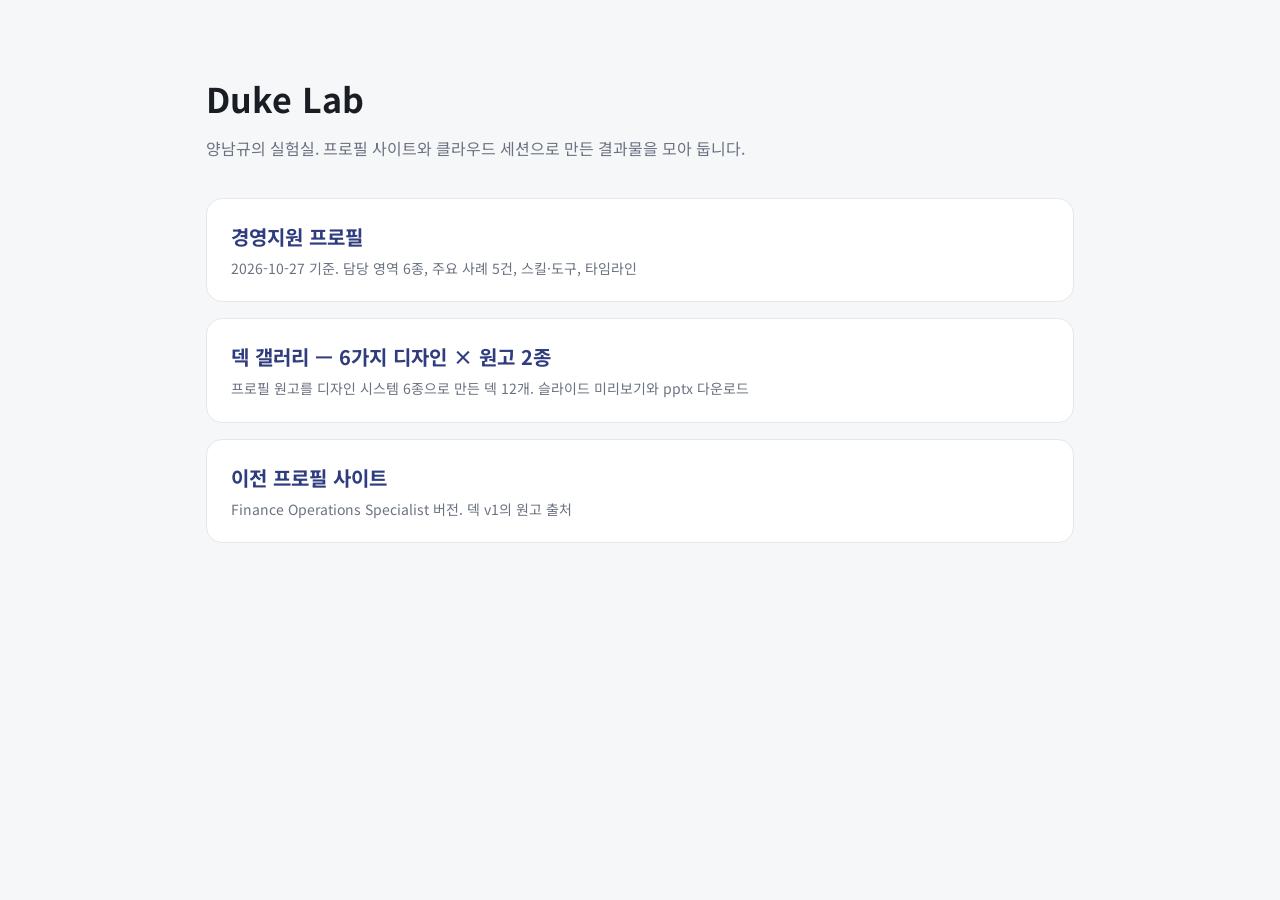
<file: index.html>
<!DOCTYPE html>
<html lang="ko">
<head>
<meta charset="UTF-8">
<meta name="viewport" content="width=device-width, initial-scale=1.0">
<title>Duke Lab</title>
<link href="https://fonts.googleapis.com/css2?family=Noto+Sans+KR:wght@400;500;700&display=swap" rel="stylesheet">
<style>
  :root{--bg:#f6f7f9;--card:#fff;--text:#1a1d23;--muted:#6b7280;--line:#e5e7eb;--accent:#2f3c7e}
  @media (prefers-color-scheme: dark){:root{--bg:#0f1115;--card:#171a21;--text:#e8eaf0;--muted:#9aa3b2;--line:#262b36;--accent:#8fa3ff}}
  *{box-sizing:border-box;margin:0;padding:0}
  body{font-family:"Noto Sans KR","Malgun Gothic",sans-serif;background:var(--bg);color:var(--text);line-height:1.6}
  .wrap{max-width:900px;margin:0 auto;padding:72px 16px}
  h1{font-size:34px;font-weight:700}
  .sub{color:var(--muted);margin:10px 0 36px}
  .list{display:grid;gap:16px}
  a.item{display:block;background:var(--card);border:1px solid var(--line);border-radius:16px;padding:22px 24px;text-decoration:none;color:inherit;transition:transform .15s}
  a.item:hover{transform:translateY(-2px)}
  a.item h2{font-size:20px;color:var(--accent)}
  a.item p{color:var(--muted);font-size:14px;margin-top:4px}
  .soon{opacity:.55}
</style>
</head>
<body>
<div class="wrap">
  <h1>Duke Lab</h1>
  <p class="sub">양남규의 실험실. 프로필 사이트와 클라우드 세션으로 만든 결과물을 모아 둡니다.</p>
  <div class="list">
    <a class="item" href="site/"><h2>경영지원 프로필</h2><p>2026-10-27 기준. 담당 영역 6종, 주요 사례 5건, 스킬·도구, 타임라인</p></a>
    <a class="item" href="decks/"><h2>덱 갤러리 — 6가지 디자인 × 원고 2종</h2><p>프로필 원고를 디자인 시스템 6종으로 만든 덱 12개. 슬라이드 미리보기와 pptx 다운로드</p></a>
    <a class="item" href="site-old/"><h2>이전 프로필 사이트</h2><p>Finance Operations Specialist 버전. 덱 v1의 원고 출처</p></a>
  </div>
</div>
</body>
</html>
</file>
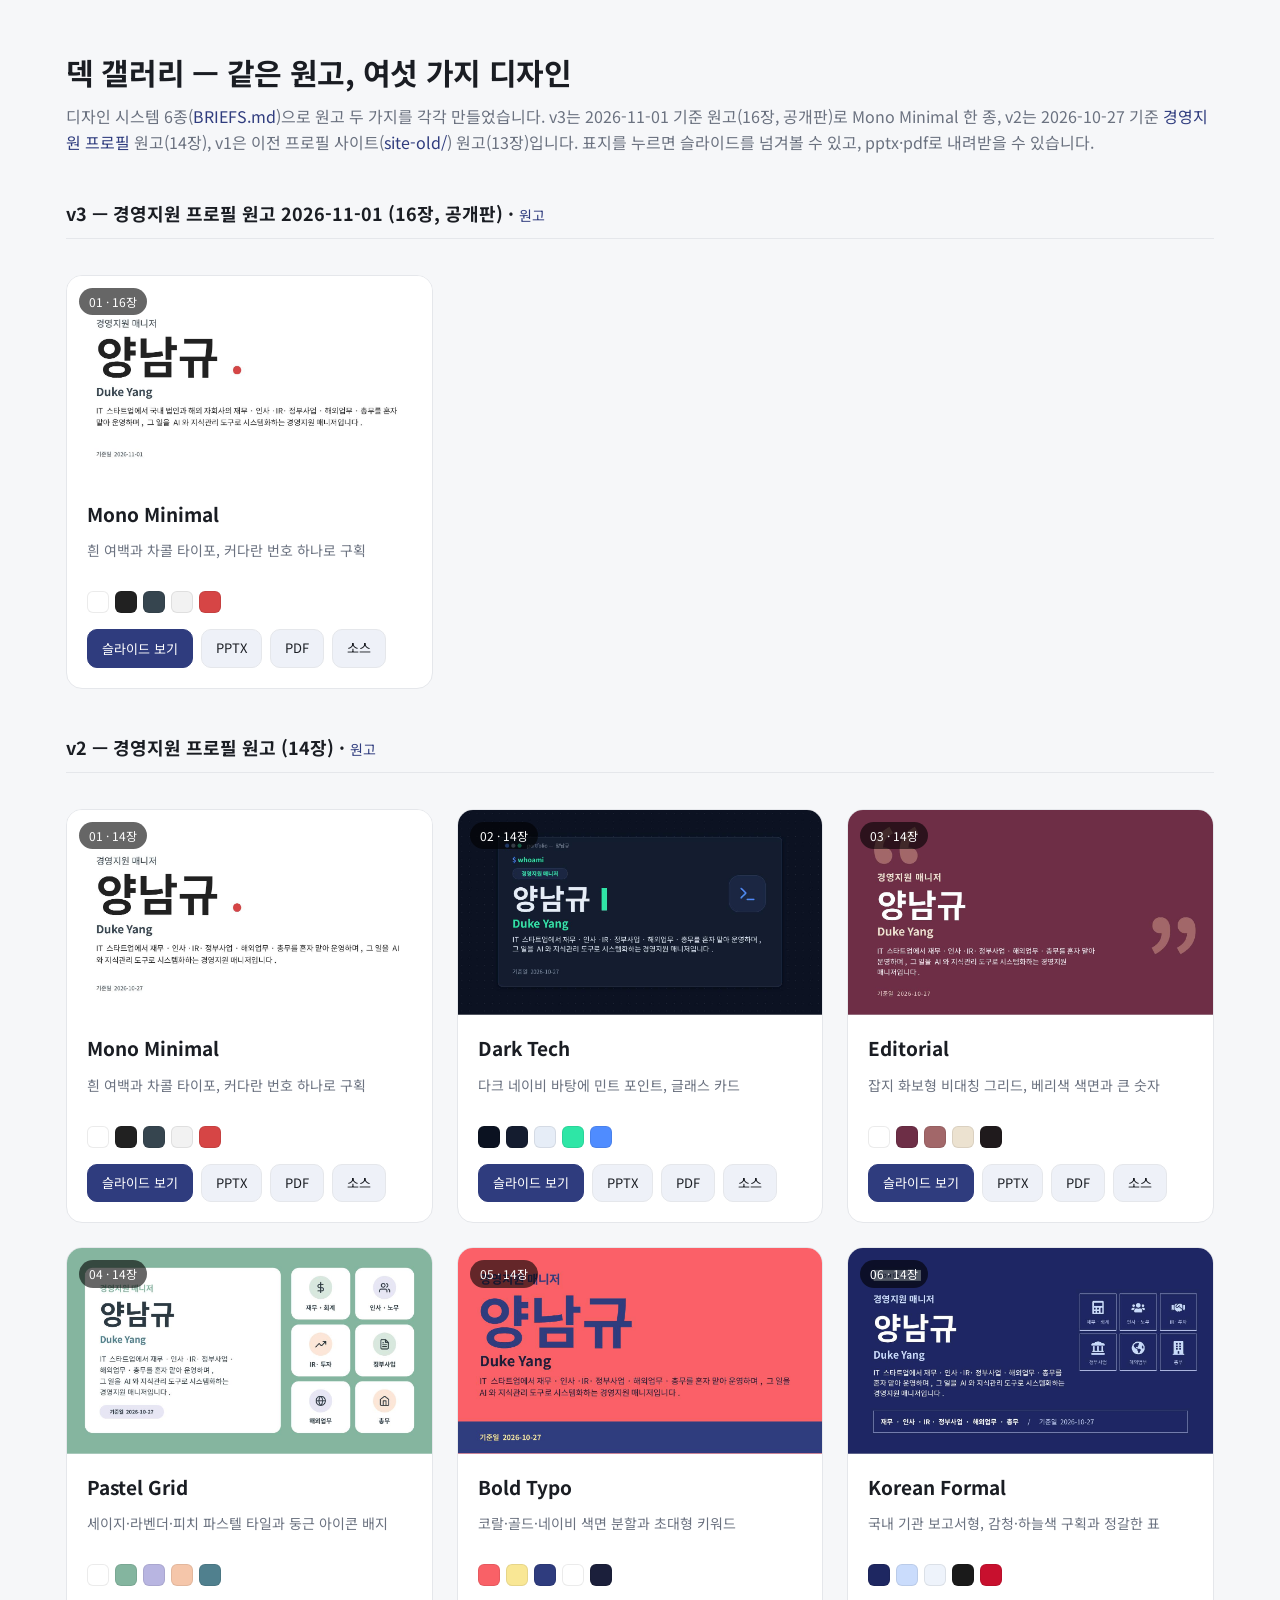
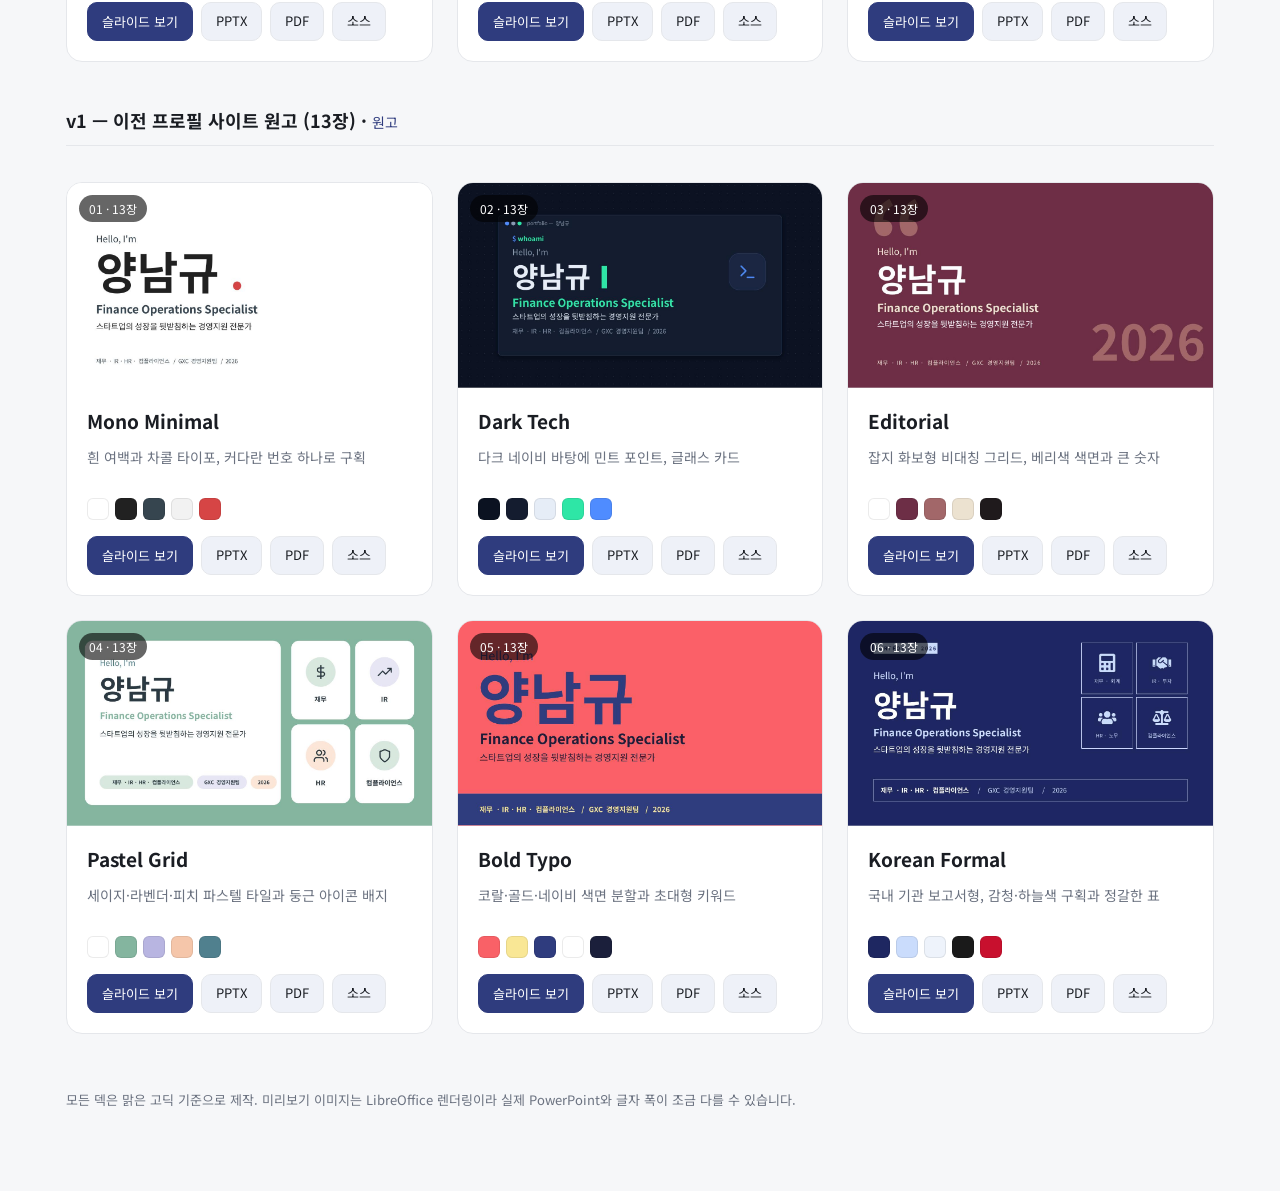
<file: decks/index.html>
<!DOCTYPE html>
<html lang="ko">
<head>
<meta charset="UTF-8">
<meta name="viewport" content="width=device-width, initial-scale=1.0">
<title>덱 갤러리 | 양남규 포트폴리오 6종</title>
<link rel="preconnect" href="https://fonts.googleapis.com">
<link href="https://fonts.googleapis.com/css2?family=Noto+Sans+KR:wght@400;500;700&display=swap" rel="stylesheet">
<style>
  :root{--bg:#f6f7f9;--card:#ffffff;--text:#1a1d23;--muted:#6b7280;--line:#e5e7eb;--accent:#2f3c7e;--chip:#eef1f8}
  @media (prefers-color-scheme: dark){:root{--bg:#0f1115;--card:#171a21;--text:#e8eaf0;--muted:#9aa3b2;--line:#262b36;--accent:#8fa3ff;--chip:#1f2430}}
  *{box-sizing:border-box;margin:0;padding:0}
  body{font-family:"Noto Sans KR","Malgun Gothic",sans-serif;background:var(--bg);color:var(--text);line-height:1.6}
  .wrap{max-width:1180px;margin:0 auto;padding:48px 16px 80px}
  header h1{font-size:30px;font-weight:700;letter-spacing:-.01em}
  header p{color:var(--muted);margin-top:8px}
  header a{color:var(--accent);text-decoration:none}
  .grid{display:grid;grid-template-columns:repeat(auto-fill,minmax(340px,1fr));gap:24px;margin-top:36px}
  .card{background:var(--card);border:1px solid var(--line);border-radius:16px;overflow:hidden;display:flex;flex-direction:column}
  .cover{position:relative;aspect-ratio:16/9;background:#dcdfe6;cursor:pointer;overflow:hidden}
  .cover img{width:100%;height:100%;object-fit:cover;display:block;transition:transform .3s}
  .cover:hover img{transform:scale(1.02)}
  .cover .badge{position:absolute;left:12px;top:12px;background:rgba(0,0,0,.6);color:#fff;font-size:12px;padding:4px 10px;border-radius:999px}
  .body{padding:18px 20px 20px;display:flex;flex-direction:column;gap:10px;flex:1}
  .body h2{font-size:19px;font-weight:700}
  .body .mood{color:var(--muted);font-size:14px;min-height:42px}
  .palette{display:flex;gap:6px}
  .palette span{width:22px;height:22px;border-radius:6px;border:1px solid rgba(0,0,0,.08)}
  .actions{display:flex;gap:8px;flex-wrap:wrap;margin-top:auto;padding-top:6px}
  .btn{font-size:13px;padding:8px 14px;border-radius:10px;border:1px solid var(--line);background:var(--chip);color:var(--text);text-decoration:none;cursor:pointer;font-family:inherit}
  .btn.primary{background:var(--accent);color:#fff;border-color:var(--accent)}
  /* viewer */
  .viewer{position:fixed;inset:0;background:rgba(0,0,0,.88);display:none;align-items:center;justify-content:center;z-index:50;flex-direction:column;gap:14px;padding:16px}
  .viewer.open{display:flex}
  .viewer img{max-width:min(96vw,1280px);max-height:78vh;border-radius:8px;box-shadow:0 20px 60px rgba(0,0,0,.5);background:#fff}
  .viewer .bar{color:#fff;display:flex;gap:16px;align-items:center;font-size:14px}
  .viewer button{background:rgba(255,255,255,.12);color:#fff;border:0;border-radius:10px;padding:8px 16px;cursor:pointer;font-family:inherit;font-size:14px}
  .viewer button:hover{background:rgba(255,255,255,.25)}
  .viewer .close{position:absolute;top:16px;right:20px;font-size:22px;padding:6px 14px}
  footer{margin-top:56px;color:var(--muted);font-size:13px}
  h2.ver{font-size:18px;font-weight:700;margin-top:44px;padding-bottom:10px;border-bottom:1px solid var(--line)}
  h2.ver a{color:var(--accent);text-decoration:none;font-weight:400;font-size:14px}
</style>
</head>
<body>
<div class="wrap">
  <header>
    <h1>덱 갤러리 — 같은 원고, 여섯 가지 디자인</h1>
    <p>디자인 시스템 6종(<a href="BRIEFS.md">BRIEFS.md</a>)으로 원고 두 가지를 각각 만들었습니다. v3는 2026-11-01 기준 원고(16장, 공개판)로 Mono Minimal 한 종, v2는 2026-10-27 기준 <a href="../site/">경영지원 프로필</a> 원고(14장), v1은 이전 프로필 사이트(<a href="../site-old/">site-old/</a>) 원고(13장)입니다. 표지를 누르면 슬라이드를 넘겨볼 수 있고, pptx·pdf로 내려받을 수 있습니다.</p>
  </header>
  <h2 class="ver">v3 — 경영지원 프로필 원고 2026-11-01 (16장, 공개판) · <a href="v3/CONTENT.md">원고</a></h2>
  <div class="grid" id="grid-v3"></div>
  <h2 class="ver">v2 — 경영지원 프로필 원고 (14장) · <a href="v2/CONTENT.md">원고</a></h2>
  <div class="grid" id="grid-v2"></div>
  <h2 class="ver">v1 — 이전 프로필 사이트 원고 (13장) · <a href="v1/CONTENT.md">원고</a></h2>
  <div class="grid" id="grid-v1"></div>
  <footer>모든 덱은 맑은 고딕 기준으로 제작. 미리보기 이미지는 LibreOffice 렌더링이라 실제 PowerPoint와 글자 폭이 조금 다를 수 있습니다.</footer>
</div>

<div class="viewer" id="viewer">
  <button class="close" id="vClose" aria-label="닫기">×</button>
  <img id="vImg" alt="슬라이드">
  <div class="bar">
    <button id="vPrev">← 이전</button>
    <span id="vLabel"></span>
    <button id="vNext">다음 →</button>
  </div>
</div>

<script>
const DECKS = [
  {slug:"01-mono-minimal", name:"Mono Minimal",  mood:"흰 여백과 차콜 타이포, 커다란 번호 하나로 구획", palette:["#FFFFFF","#212121","#36454F","#F2F2F2","#D64545"]},
  {slug:"02-dark-tech",    name:"Dark Tech",     mood:"다크 네이비 바탕에 민트 포인트, 글래스 카드", palette:["#0B1221","#141C2F","#E6EDF7","#2EE6A6","#4F8CFF"]},
  {slug:"03-editorial",    name:"Editorial",     mood:"잡지 화보형 비대칭 그리드, 베리색 색면과 큰 숫자", palette:["#FFFFFF","#6D2E46","#A26769","#ECE2D0","#1F1A1C"]},
  {slug:"04-pastel-grid",  name:"Pastel Grid",   mood:"세이지·라벤더·피치 파스텔 타일과 둥근 아이콘 배지", palette:["#FFFFFF","#84B59F","#B8B5E1","#F5C6AA","#50808E"]},
  {slug:"05-bold-typo",    name:"Bold Typo",     mood:"코랄·골드·네이비 색면 분할과 초대형 키워드", palette:["#F96167","#F9E795","#2F3C7E","#FFFFFF","#1B1F3B"]},
  {slug:"06-korean-formal",name:"Korean Formal", mood:"국내 기관 보고서형, 감청·하늘색 구획과 정갈한 표", palette:["#1E2761","#CADCFC","#EEF3FB","#1A1A1A","#C8102E"]},
];
const VERSIONS = [
  {key:"v3", slides:16, only:["01-mono-minimal"]},
  {key:"v2", slides:14},
  {key:"v1", slides:13},
];
const CARDS = [];
VERSIONS.forEach(v=>{
  const grid = document.getElementById('grid-'+v.key);
  DECKS.forEach((d,i)=>{
    if (v.only && !v.only.includes(d.slug)) return;
    const idx = CARDS.length; CARDS.push({...d, base:`${v.key}/${d.slug}`, slides:v.slides});
    const el = document.createElement('article'); el.className='card';
    el.innerHTML = `
      <div class="cover" data-i="${idx}"><img src="${v.key}/${d.slug}/cover.jpg" alt="${d.name} ${v.key} 표지" loading="lazy"><span class="badge">${String(i+1).padStart(2,'0')} · ${v.slides}장</span></div>
      <div class="body">
        <h2>${d.name}</h2>
        <div class="mood">${d.mood}</div>
        <div class="palette">${d.palette.map(c=>`<span style="background:${c}" title="${c}"></span>`).join('')}</div>
        <div class="actions">
          <button class="btn primary" data-i="${idx}">슬라이드 보기</button>
          <a class="btn" href="${v.key}/${d.slug}/deck.pptx" download>PPTX</a>
          <a class="btn" href="${v.key}/${d.slug}/deck.pdf" target="_blank" rel="noopener">PDF</a>
          <a class="btn" href="${v.key}/${d.slug}/build.js" target="_blank" rel="noopener">소스</a>
        </div>
      </div>`;
    grid.appendChild(el);
  });
});
let cur = {deck:0, n:1};
const viewer=document.getElementById('viewer'), vImg=document.getElementById('vImg'), vLabel=document.getElementById('vLabel');
function show(){
  const d = CARDS[cur.deck];
  vImg.src = `${d.base}/slides/slide-${String(cur.n).padStart(2,'0')}.jpg`;
  vLabel.textContent = `${d.name} (${d.base.split('/')[0]}) · ${cur.n} / ${d.slides}`;
}
function open(i){ cur={deck:i,n:1}; viewer.classList.add('open'); document.body.style.overflow='hidden'; show(); }
function close(){ viewer.classList.remove('open'); document.body.style.overflow=''; }
document.querySelectorAll('[data-i]').forEach(b=>b.addEventListener('click',()=>open(+b.dataset.i)));
document.getElementById('vClose').addEventListener('click',close);
document.getElementById('vPrev').addEventListener('click',()=>{cur.n=cur.n>1?cur.n-1:CARDS[cur.deck].slides;show();});
document.getElementById('vNext').addEventListener('click',()=>{cur.n=cur.n<CARDS[cur.deck].slides?cur.n+1:1;show();});
viewer.addEventListener('click',e=>{ if(e.target===viewer) close(); });
document.addEventListener('keydown',e=>{
  if(!viewer.classList.contains('open')) return;
  if(e.key==='Escape') close();
  if(e.key==='ArrowLeft') document.getElementById('vPrev').click();
  if(e.key==='ArrowRight') document.getElementById('vNext').click();
});
</script>
</body>
</html>
</file>
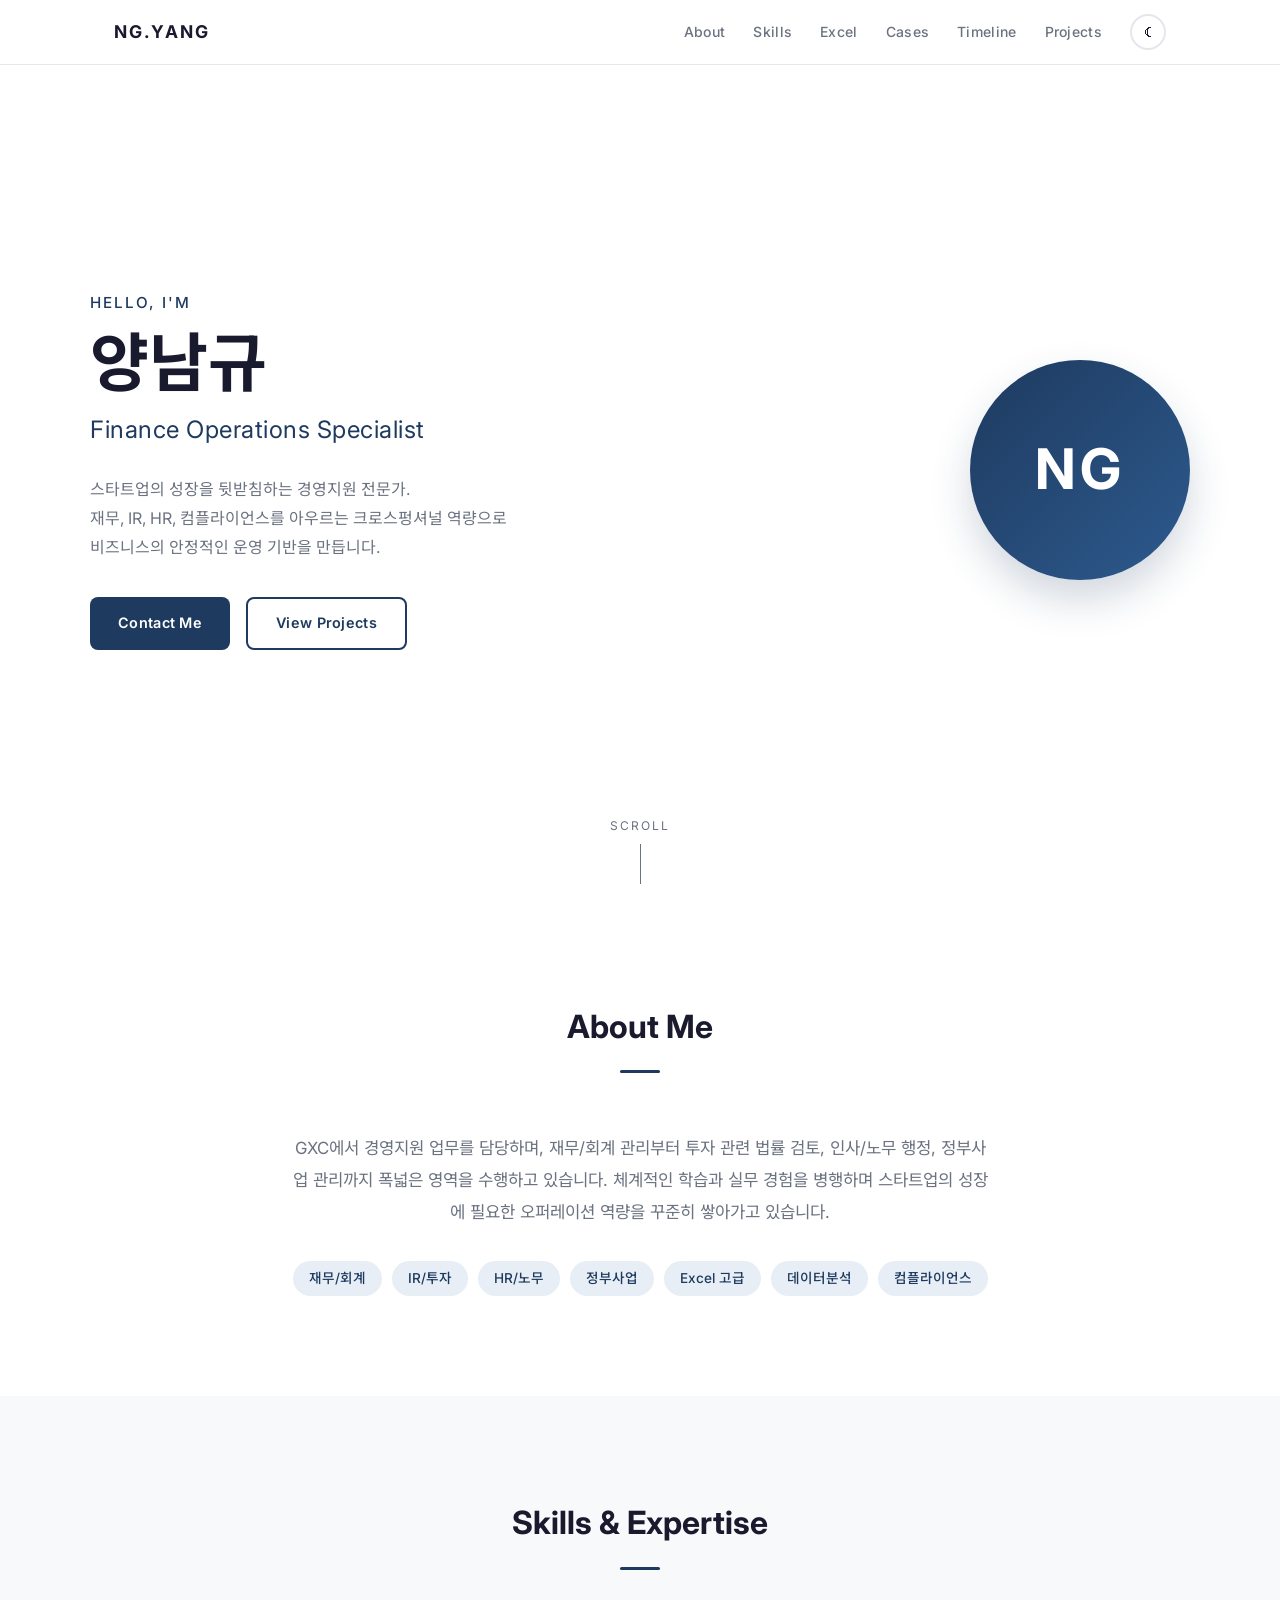
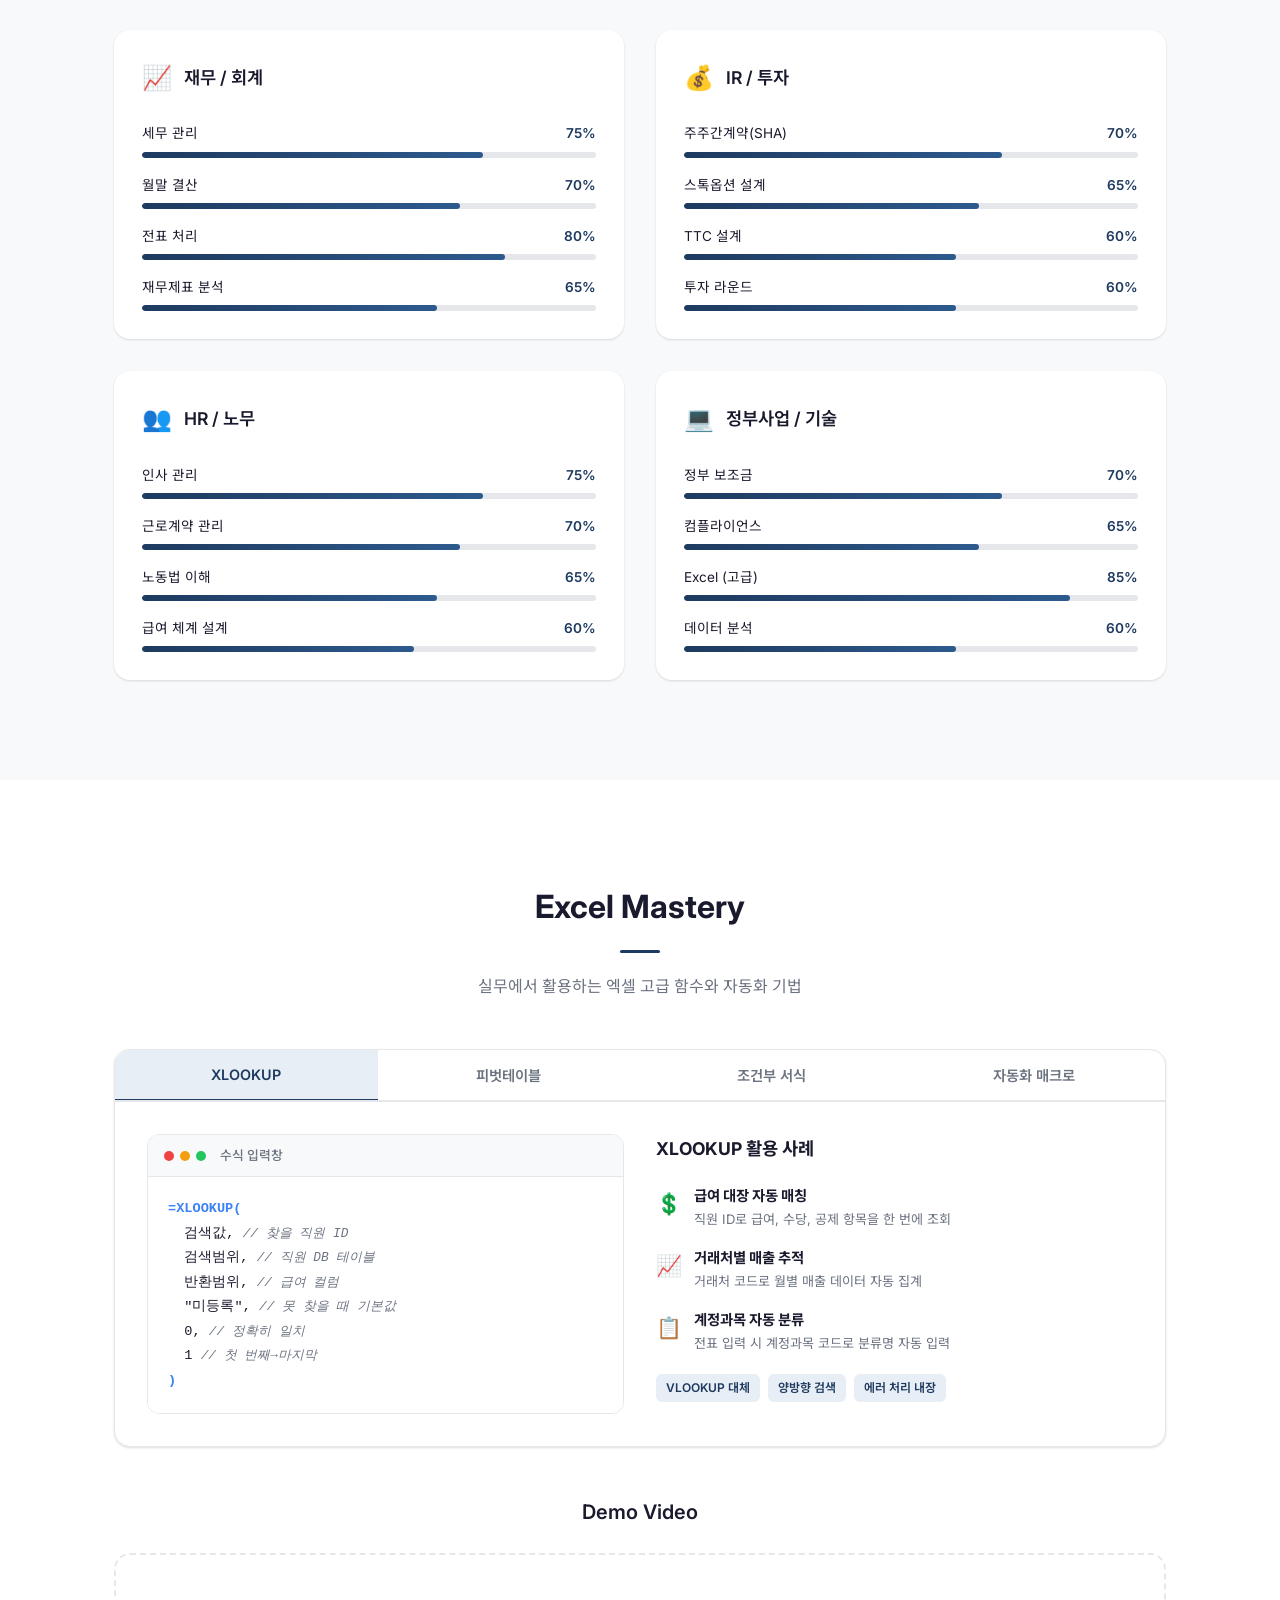
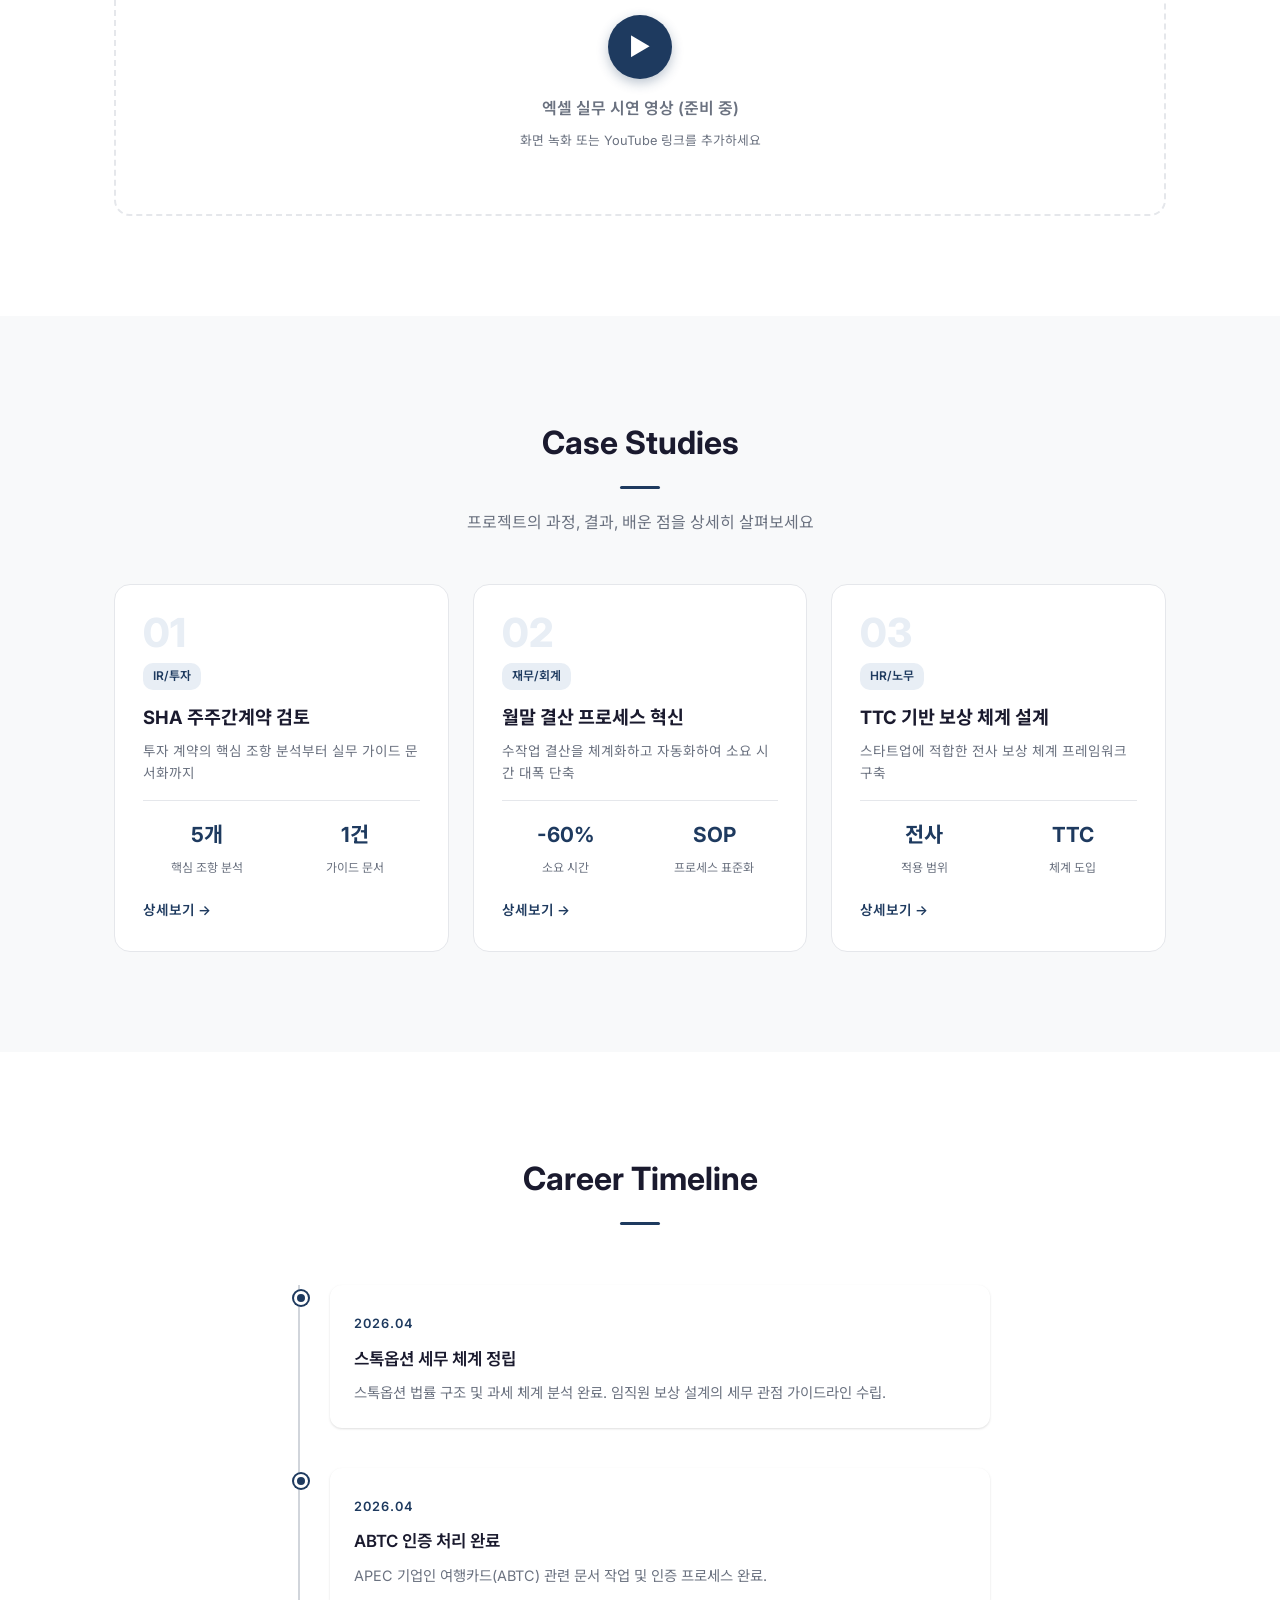
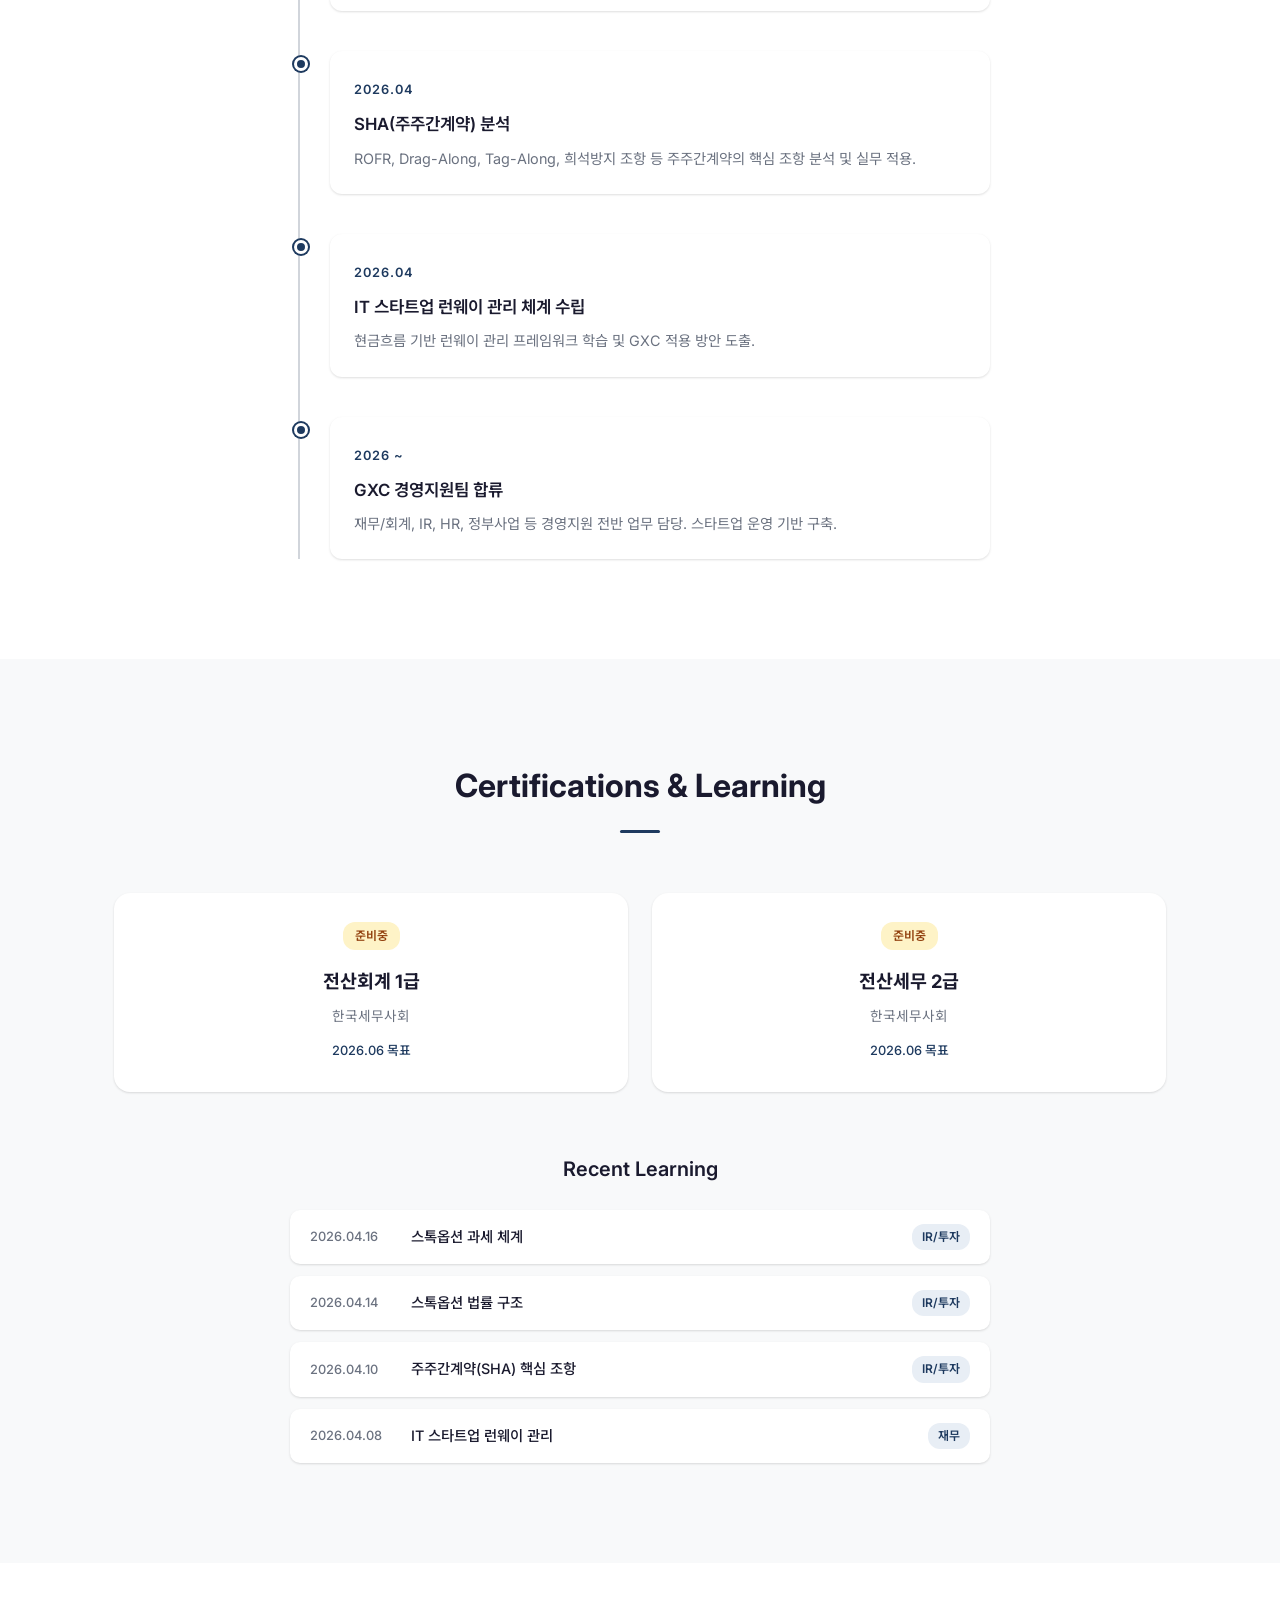
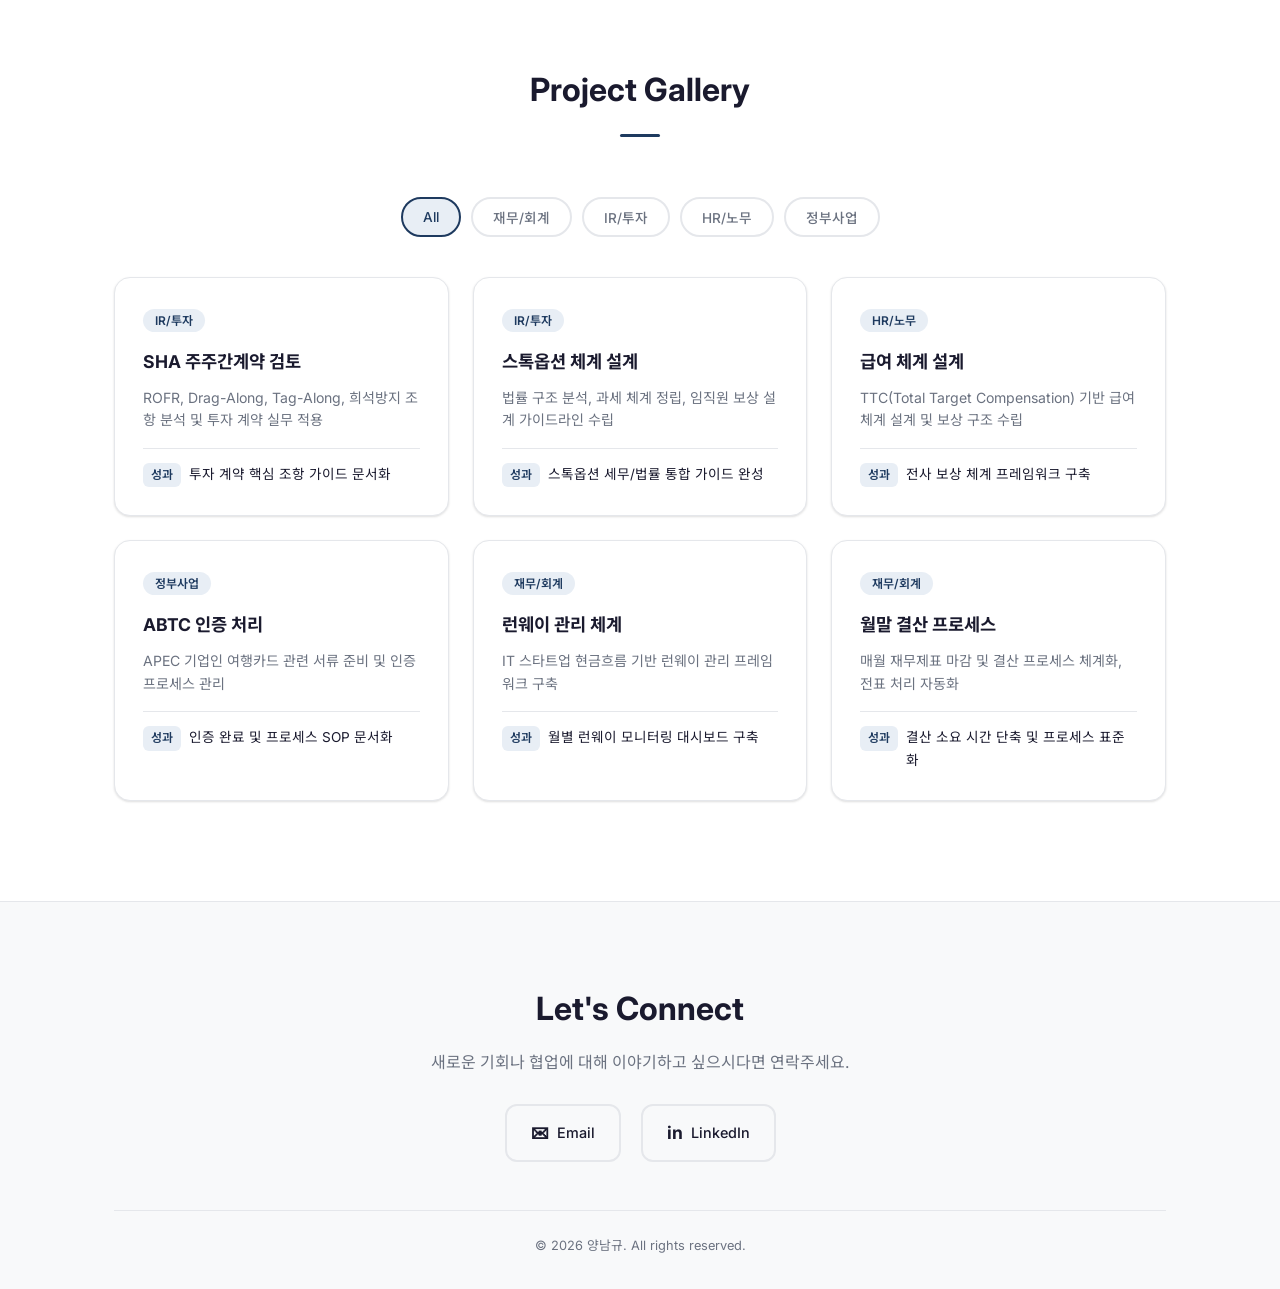
<file: site-old/index.html>
<!DOCTYPE html>
<html lang="ko" data-theme="light">
<head>
  <meta charset="UTF-8">
  <meta name="viewport" content="width=device-width, initial-scale=1.0">
  <title>양남규 | Finance Operations</title>
  <link rel="stylesheet" href="style.css">
  <link rel="preconnect" href="https://fonts.googleapis.com">
  <link href="https://fonts.googleapis.com/css2?family=Inter:wght@300;400;500;600;700&family=Noto+Sans+KR:wght@300;400;500;600;700&display=swap" rel="stylesheet">
</head>
<body>
  <!-- Navigation -->
  <nav class="nav">
    <div class="nav-inner">
      <a href="#" class="nav-logo">NG.YANG</a>
      <div class="nav-links">
        <a href="#about">About</a>
        <a href="#skills">Skills</a>
        <a href="#excel-demo">Excel</a>
        <a href="#case-studies">Cases</a>
        <a href="#timeline">Timeline</a>
        <a href="#projects">Projects</a>
        <button class="theme-toggle" id="themeToggle" aria-label="Toggle dark mode">
          <span class="theme-icon">&#9790;</span>
        </button>
      </div>
      <button class="mobile-menu-btn" id="mobileMenuBtn" aria-label="Menu">
        <span></span><span></span><span></span>
      </button>
    </div>
  </nav>

  <!-- Hero Section -->
  <section class="hero" id="hero">
    <div class="hero-content">
      <div class="hero-text">
        <p class="hero-greeting fade-in">Hello, I'm</p>
        <h1 class="hero-name fade-in">양남규</h1>
        <h2 class="hero-title fade-in">Finance Operations Specialist</h2>
        <p class="hero-desc fade-in">스타트업의 성장을 뒷받침하는 경영지원 전문가.<br>재무, IR, HR, 컴플라이언스를 아우르는 크로스펑셔널 역량으로<br>비즈니스의 안정적인 운영 기반을 만듭니다.</p>
        <div class="hero-cta fade-in">
          <a href="#contact" class="btn btn-primary">Contact Me</a>
          <a href="#projects" class="btn btn-outline">View Projects</a>
        </div>
      </div>
      <div class="hero-visual fade-in">
        <div class="profile-placeholder">
          <span>NG</span>
        </div>
      </div>
    </div>
    <div class="scroll-indicator">
      <span>Scroll</span>
      <div class="scroll-line"></div>
    </div>
  </section>

  <!-- About Section -->
  <section class="section" id="about">
    <div class="container">
      <h2 class="section-title fade-in">About Me</h2>
      <div class="about-content fade-in">
        <p class="about-text">
          GXC에서 경영지원 업무를 담당하며, 재무/회계 관리부터 투자 관련 법률 검토,
          인사/노무 행정, 정부사업 관리까지 폭넓은 영역을 수행하고 있습니다.
          체계적인 학습과 실무 경험을 병행하며 스타트업의 성장에 필요한
          오퍼레이션 역량을 꾸준히 쌓아가고 있습니다.
        </p>
        <div class="about-tags">
          <span class="tag">재무/회계</span>
          <span class="tag">IR/투자</span>
          <span class="tag">HR/노무</span>
          <span class="tag">정부사업</span>
          <span class="tag">Excel 고급</span>
          <span class="tag">데이터분석</span>
          <span class="tag">컴플라이언스</span>
        </div>
      </div>
    </div>
  </section>

  <!-- Skills Section -->
  <section class="section section-alt" id="skills">
    <div class="container">
      <h2 class="section-title fade-in">Skills & Expertise</h2>
      <div class="skills-grid">
        <!-- Finance & Accounting -->
        <div class="skill-category fade-in">
          <div class="skill-category-header">
            <span class="skill-icon">&#128200;</span>
            <h3>재무 / 회계</h3>
          </div>
          <div class="skill-items">
            <div class="skill-item">
              <div class="skill-info">
                <span>세무 관리</span><span class="skill-pct">75%</span>
              </div>
              <div class="skill-bar"><div class="skill-fill" data-width="75"></div></div>
            </div>
            <div class="skill-item">
              <div class="skill-info">
                <span>월말 결산</span><span class="skill-pct">70%</span>
              </div>
              <div class="skill-bar"><div class="skill-fill" data-width="70"></div></div>
            </div>
            <div class="skill-item">
              <div class="skill-info">
                <span>전표 처리</span><span class="skill-pct">80%</span>
              </div>
              <div class="skill-bar"><div class="skill-fill" data-width="80"></div></div>
            </div>
            <div class="skill-item">
              <div class="skill-info">
                <span>재무제표 분석</span><span class="skill-pct">65%</span>
              </div>
              <div class="skill-bar"><div class="skill-fill" data-width="65"></div></div>
            </div>
          </div>
        </div>

        <!-- IR & Investment -->
        <div class="skill-category fade-in">
          <div class="skill-category-header">
            <span class="skill-icon">&#128176;</span>
            <h3>IR / 투자</h3>
          </div>
          <div class="skill-items">
            <div class="skill-item">
              <div class="skill-info">
                <span>주주간계약(SHA)</span><span class="skill-pct">70%</span>
              </div>
              <div class="skill-bar"><div class="skill-fill" data-width="70"></div></div>
            </div>
            <div class="skill-item">
              <div class="skill-info">
                <span>스톡옵션 설계</span><span class="skill-pct">65%</span>
              </div>
              <div class="skill-bar"><div class="skill-fill" data-width="65"></div></div>
            </div>
            <div class="skill-item">
              <div class="skill-info">
                <span>TTC 설계</span><span class="skill-pct">60%</span>
              </div>
              <div class="skill-bar"><div class="skill-fill" data-width="60"></div></div>
            </div>
            <div class="skill-item">
              <div class="skill-info">
                <span>투자 라운드</span><span class="skill-pct">60%</span>
              </div>
              <div class="skill-bar"><div class="skill-fill" data-width="60"></div></div>
            </div>
          </div>
        </div>

        <!-- HR -->
        <div class="skill-category fade-in">
          <div class="skill-category-header">
            <span class="skill-icon">&#128101;</span>
            <h3>HR / 노무</h3>
          </div>
          <div class="skill-items">
            <div class="skill-item">
              <div class="skill-info">
                <span>인사 관리</span><span class="skill-pct">75%</span>
              </div>
              <div class="skill-bar"><div class="skill-fill" data-width="75"></div></div>
            </div>
            <div class="skill-item">
              <div class="skill-info">
                <span>근로계약 관리</span><span class="skill-pct">70%</span>
              </div>
              <div class="skill-bar"><div class="skill-fill" data-width="70"></div></div>
            </div>
            <div class="skill-item">
              <div class="skill-info">
                <span>노동법 이해</span><span class="skill-pct">65%</span>
              </div>
              <div class="skill-bar"><div class="skill-fill" data-width="65"></div></div>
            </div>
            <div class="skill-item">
              <div class="skill-info">
                <span>급여 체계 설계</span><span class="skill-pct">60%</span>
              </div>
              <div class="skill-bar"><div class="skill-fill" data-width="60"></div></div>
            </div>
          </div>
        </div>

        <!-- Government & Technical -->
        <div class="skill-category fade-in">
          <div class="skill-category-header">
            <span class="skill-icon">&#128187;</span>
            <h3>정부사업 / 기술</h3>
          </div>
          <div class="skill-items">
            <div class="skill-item">
              <div class="skill-info">
                <span>정부 보조금</span><span class="skill-pct">70%</span>
              </div>
              <div class="skill-bar"><div class="skill-fill" data-width="70"></div></div>
            </div>
            <div class="skill-item">
              <div class="skill-info">
                <span>컴플라이언스</span><span class="skill-pct">65%</span>
              </div>
              <div class="skill-bar"><div class="skill-fill" data-width="65"></div></div>
            </div>
            <div class="skill-item">
              <div class="skill-info">
                <span>Excel (고급)</span><span class="skill-pct">85%</span>
              </div>
              <div class="skill-bar"><div class="skill-fill" data-width="85"></div></div>
            </div>
            <div class="skill-item">
              <div class="skill-info">
                <span>데이터 분석</span><span class="skill-pct">60%</span>
              </div>
              <div class="skill-bar"><div class="skill-fill" data-width="60"></div></div>
            </div>
          </div>
        </div>
      </div>
    </div>
  </section>

  <!-- Excel Demo Section -->
  <section class="section" id="excel-demo">
    <div class="container">
      <h2 class="section-title fade-in">Excel Mastery</h2>
      <p class="section-subtitle fade-in">실무에서 활용하는 엑셀 고급 함수와 자동화 기법</p>

      <!-- Excel Skill Dashboard -->
      <div class="excel-dashboard fade-in">
        <div class="excel-tabs">
          <button class="excel-tab active" data-tab="xlookup">XLOOKUP</button>
          <button class="excel-tab" data-tab="pivot">피벗테이블</button>
          <button class="excel-tab" data-tab="conditional">조건부 서식</button>
          <button class="excel-tab" data-tab="macro">자동화 매크로</button>
        </div>

        <!-- XLOOKUP Tab -->
        <div class="excel-panel active" id="panel-xlookup">
          <div class="excel-demo-layout">
            <div class="excel-code-block">
              <div class="code-header">
                <span class="code-dot red"></span>
                <span class="code-dot yellow"></span>
                <span class="code-dot green"></span>
                <span class="code-title">수식 입력창</span>
              </div>
              <div class="code-body">
                <span class="fx">=XLOOKUP(</span><br>
                <span class="arg">&nbsp;&nbsp;검색값,</span> <span class="comment">// 찾을 직원 ID</span><br>
                <span class="arg">&nbsp;&nbsp;검색범위,</span> <span class="comment">// 직원 DB 테이블</span><br>
                <span class="arg">&nbsp;&nbsp;반환범위,</span> <span class="comment">// 급여 컬럼</span><br>
                <span class="arg">&nbsp;&nbsp;"미등록",</span> <span class="comment">// 못 찾을 때 기본값</span><br>
                <span class="arg">&nbsp;&nbsp;0,</span> <span class="comment">// 정확히 일치</span><br>
                <span class="arg">&nbsp;&nbsp;1</span> <span class="comment">// 첫 번째→마지막</span><br>
                <span class="fx">)</span>
              </div>
            </div>
            <div class="excel-info">
              <h3>XLOOKUP 활용 사례</h3>
              <div class="use-case-list">
                <div class="use-case">
                  <span class="use-case-icon">&#128178;</span>
                  <div>
                    <strong>급여 대장 자동 매칭</strong>
                    <p>직원 ID로 급여, 수당, 공제 항목을 한 번에 조회</p>
                  </div>
                </div>
                <div class="use-case">
                  <span class="use-case-icon">&#128200;</span>
                  <div>
                    <strong>거래처별 매출 추적</strong>
                    <p>거래처 코드로 월별 매출 데이터 자동 집계</p>
                  </div>
                </div>
                <div class="use-case">
                  <span class="use-case-icon">&#128203;</span>
                  <div>
                    <strong>계정과목 자동 분류</strong>
                    <p>전표 입력 시 계정과목 코드로 분류명 자동 입력</p>
                  </div>
                </div>
              </div>
              <div class="excel-badge-row">
                <span class="excel-badge">VLOOKUP 대체</span>
                <span class="excel-badge">양방향 검색</span>
                <span class="excel-badge">에러 처리 내장</span>
              </div>
            </div>
          </div>
        </div>

        <!-- Pivot Table Tab -->
        <div class="excel-panel" id="panel-pivot">
          <div class="excel-demo-layout">
            <div class="excel-spreadsheet">
              <div class="spreadsheet-header">
                <span class="code-dot red"></span>
                <span class="code-dot yellow"></span>
                <span class="code-dot green"></span>
                <span class="code-title">피벗테이블 결과</span>
              </div>
              <table class="mini-spreadsheet">
                <thead>
                  <tr><th>부서</th><th>Q1</th><th>Q2</th><th>증감률</th></tr>
                </thead>
                <tbody>
                  <tr><td>개발팀</td><td class="num">45,200</td><td class="num">52,800</td><td class="num positive">+16.8%</td></tr>
                  <tr><td>마케팅</td><td class="num">32,100</td><td class="num">28,500</td><td class="num negative">-11.2%</td></tr>
                  <tr><td>경영지원</td><td class="num">18,300</td><td class="num">19,100</td><td class="num positive">+4.4%</td></tr>
                  <tr class="total-row"><td>합계</td><td class="num">95,600</td><td class="num">100,400</td><td class="num positive">+5.0%</td></tr>
                </tbody>
              </table>
            </div>
            <div class="excel-info">
              <h3>피벗테이블 활용 사례</h3>
              <div class="use-case-list">
                <div class="use-case">
                  <span class="use-case-icon">&#128202;</span>
                  <div>
                    <strong>부서별 예산 집행 분석</strong>
                    <p>수천 건의 전표를 부서/계정/월별로 즉시 크로스탭 분석</p>
                  </div>
                </div>
                <div class="use-case">
                  <span class="use-case-icon">&#128176;</span>
                  <div>
                    <strong>월별 비용 추이 리포트</strong>
                    <p>경영진 보고용 분기별 비용 비교 대시보드 자동 생성</p>
                  </div>
                </div>
              </div>
              <div class="excel-badge-row">
                <span class="excel-badge">크로스탭 분석</span>
                <span class="excel-badge">슬라이서 필터</span>
                <span class="excel-badge">자동 갱신</span>
              </div>
            </div>
          </div>
        </div>

        <!-- Conditional Formatting Tab -->
        <div class="excel-panel" id="panel-conditional">
          <div class="excel-demo-layout">
            <div class="excel-spreadsheet">
              <div class="spreadsheet-header">
                <span class="code-dot red"></span>
                <span class="code-dot yellow"></span>
                <span class="code-dot green"></span>
                <span class="code-title">조건부 서식 적용 예시</span>
              </div>
              <table class="mini-spreadsheet conditional-table">
                <thead>
                  <tr><th>항목</th><th>예산</th><th>실적</th><th>달성률</th><th>상태</th></tr>
                </thead>
                <tbody>
                  <tr><td>인건비</td><td class="num">50,000</td><td class="num">48,200</td><td class="num bar-cell"><div class="cell-bar" style="width:96%">96%</div></td><td><span class="status-dot green-dot"></span></td></tr>
                  <tr><td>운영비</td><td class="num">20,000</td><td class="num">23,500</td><td class="num bar-cell"><div class="cell-bar over" style="width:100%">117%</div></td><td><span class="status-dot red-dot"></span></td></tr>
                  <tr><td>마케팅</td><td class="num">15,000</td><td class="num">12,800</td><td class="num bar-cell"><div class="cell-bar" style="width:85%">85%</div></td><td><span class="status-dot yellow-dot"></span></td></tr>
                  <tr><td>R&D</td><td class="num">30,000</td><td class="num">29,100</td><td class="num bar-cell"><div class="cell-bar" style="width:97%">97%</div></td><td><span class="status-dot green-dot"></span></td></tr>
                </tbody>
              </table>
            </div>
            <div class="excel-info">
              <h3>조건부 서식 활용</h3>
              <div class="use-case-list">
                <div class="use-case">
                  <span class="use-case-icon">&#127919;</span>
                  <div>
                    <strong>예산 초과 자동 알림</strong>
                    <p>달성률 100% 초과 시 빨간색, 90% 미만 시 노란색으로 즉시 식별</p>
                  </div>
                </div>
              </div>
              <div class="excel-badge-row">
                <span class="excel-badge">데이터 막대</span>
                <span class="excel-badge">아이콘 세트</span>
                <span class="excel-badge">색조 규칙</span>
              </div>
            </div>
          </div>
        </div>

        <!-- Macro Tab -->
        <div class="excel-panel" id="panel-macro">
          <div class="excel-demo-layout">
            <div class="excel-code-block">
              <div class="code-header">
                <span class="code-dot red"></span>
                <span class="code-dot yellow"></span>
                <span class="code-dot green"></span>
                <span class="code-title">VBA 매크로</span>
              </div>
              <div class="code-body vba">
                <span class="kw">Sub</span> <span class="fn">월말결산_자동화()</span><br>
                <span class="comment-vba">&nbsp;&nbsp;' 1. 전표 데이터 정리</span><br>
                <span class="arg">&nbsp;&nbsp;Call 중복제거_및_정렬</span><br>
                <span class="comment-vba">&nbsp;&nbsp;' 2. 계정과목별 집계</span><br>
                <span class="arg">&nbsp;&nbsp;Call 피벗_자동생성</span><br>
                <span class="comment-vba">&nbsp;&nbsp;' 3. 보고서 양식 출력</span><br>
                <span class="arg">&nbsp;&nbsp;Call PDF_저장_및_메일발송</span><br>
                <span class="kw">End Sub</span>
              </div>
            </div>
            <div class="excel-info">
              <h3>업무 자동화 사례</h3>
              <div class="use-case-list">
                <div class="use-case">
                  <span class="use-case-icon">&#9889;</span>
                  <div>
                    <strong>월말 결산 자동화</strong>
                    <p>전표 정리 → 집계 → 보고서 생성을 버튼 하나로 처리 (3시간 → 15분)</p>
                  </div>
                </div>
                <div class="use-case">
                  <span class="use-case-icon">&#128231;</span>
                  <div>
                    <strong>급여명세서 자동 발송</strong>
                    <p>개인별 급여명세서 PDF 생성 후 이메일 자동 발송</p>
                  </div>
                </div>
              </div>
              <div class="excel-badge-row">
                <span class="excel-badge">VBA 매크로</span>
                <span class="excel-badge">반복 업무 제거</span>
                <span class="excel-badge">3시간→15분</span>
              </div>
            </div>
          </div>
        </div>
      </div>

      <!-- Video Placeholder -->
      <div class="video-section fade-in">
        <h3 class="subsection-title">Demo Video</h3>
        <div class="video-placeholder">
          <div class="play-btn">&#9654;</div>
          <p>엑셀 실무 시연 영상 (준비 중)</p>
          <span class="video-hint">화면 녹화 또는 YouTube 링크를 추가하세요</span>
        </div>
      </div>
    </div>
  </section>

  <!-- Interactive Case Studies -->
  <section class="section section-alt" id="case-studies">
    <div class="container">
      <h2 class="section-title fade-in">Case Studies</h2>
      <p class="section-subtitle fade-in">프로젝트의 과정, 결과, 배운 점을 상세히 살펴보세요</p>

      <div class="cases-grid">
        <!-- Case 1 -->
        <div class="case-card fade-in" onclick="openCaseModal('case1')">
          <div class="case-card-inner">
            <span class="case-number">01</span>
            <span class="case-tag">IR/투자</span>
            <h3>SHA 주주간계약 검토</h3>
            <p>투자 계약의 핵심 조항 분석부터 실무 가이드 문서화까지</p>
            <div class="case-metrics">
              <div class="metric"><span class="metric-value">5개</span><span class="metric-label">핵심 조항 분석</span></div>
              <div class="metric"><span class="metric-value">1건</span><span class="metric-label">가이드 문서</span></div>
            </div>
            <span class="case-cta">상세보기 &rarr;</span>
          </div>
        </div>

        <!-- Case 2 -->
        <div class="case-card fade-in" onclick="openCaseModal('case2')">
          <div class="case-card-inner">
            <span class="case-number">02</span>
            <span class="case-tag">재무/회계</span>
            <h3>월말 결산 프로세스 혁신</h3>
            <p>수작업 결산을 체계화하고 자동화하여 소요 시간 대폭 단축</p>
            <div class="case-metrics">
              <div class="metric"><span class="metric-value">-60%</span><span class="metric-label">소요 시간</span></div>
              <div class="metric"><span class="metric-value">SOP</span><span class="metric-label">프로세스 표준화</span></div>
            </div>
            <span class="case-cta">상세보기 &rarr;</span>
          </div>
        </div>

        <!-- Case 3 -->
        <div class="case-card fade-in" onclick="openCaseModal('case3')">
          <div class="case-card-inner">
            <span class="case-number">03</span>
            <span class="case-tag">HR/노무</span>
            <h3>TTC 기반 보상 체계 설계</h3>
            <p>스타트업에 적합한 전사 보상 체계 프레임워크 구축</p>
            <div class="case-metrics">
              <div class="metric"><span class="metric-value">전사</span><span class="metric-label">적용 범위</span></div>
              <div class="metric"><span class="metric-value">TTC</span><span class="metric-label">체계 도입</span></div>
            </div>
            <span class="case-cta">상세보기 &rarr;</span>
          </div>
        </div>
      </div>
    </div>
  </section>

  <!-- Case Study Modal -->
  <div class="modal-overlay" id="caseModal">
    <div class="modal">
      <button class="modal-close" onclick="closeCaseModal()">&times;</button>
      <div class="modal-body" id="modalBody">
        <!-- Populated by JS -->
      </div>
    </div>
  </div>

  <!-- Timeline Section -->
  <section class="section" id="timeline">
    <div class="container">
      <h2 class="section-title fade-in">Career Timeline</h2>
      <div class="timeline">
        <div class="timeline-item fade-in">
          <div class="timeline-dot"></div>
          <div class="timeline-content">
            <span class="timeline-date">2026.04</span>
            <h3>스톡옵션 세무 체계 정립</h3>
            <p>스톡옵션 법률 구조 및 과세 체계 분석 완료. 임직원 보상 설계의 세무 관점 가이드라인 수립.</p>
          </div>
        </div>
        <div class="timeline-item fade-in">
          <div class="timeline-dot"></div>
          <div class="timeline-content">
            <span class="timeline-date">2026.04</span>
            <h3>ABTC 인증 처리 완료</h3>
            <p>APEC 기업인 여행카드(ABTC) 관련 문서 작업 및 인증 프로세스 완료.</p>
          </div>
        </div>
        <div class="timeline-item fade-in">
          <div class="timeline-dot"></div>
          <div class="timeline-content">
            <span class="timeline-date">2026.04</span>
            <h3>SHA(주주간계약) 분석</h3>
            <p>ROFR, Drag-Along, Tag-Along, 희석방지 조항 등 주주간계약의 핵심 조항 분석 및 실무 적용.</p>
          </div>
        </div>
        <div class="timeline-item fade-in">
          <div class="timeline-dot"></div>
          <div class="timeline-content">
            <span class="timeline-date">2026.04</span>
            <h3>IT 스타트업 런웨이 관리 체계 수립</h3>
            <p>현금흐름 기반 런웨이 관리 프레임워크 학습 및 GXC 적용 방안 도출.</p>
          </div>
        </div>
        <div class="timeline-item fade-in">
          <div class="timeline-dot"></div>
          <div class="timeline-content">
            <span class="timeline-date">2026 ~</span>
            <h3>GXC 경영지원팀 합류</h3>
            <p>재무/회계, IR, HR, 정부사업 등 경영지원 전반 업무 담당. 스타트업 운영 기반 구축.</p>
          </div>
        </div>
      </div>
    </div>
  </section>

  <!-- Certifications Section -->
  <section class="section section-alt" id="certifications">
    <div class="container">
      <h2 class="section-title fade-in">Certifications & Learning</h2>
      <div class="cert-grid">
        <div class="cert-card fade-in">
          <div class="cert-badge preparing">준비중</div>
          <h3>전산회계 1급</h3>
          <p>한국세무사회</p>
          <span class="cert-date">2026.06 목표</span>
        </div>
        <div class="cert-card fade-in">
          <div class="cert-badge preparing">준비중</div>
          <h3>전산세무 2급</h3>
          <p>한국세무사회</p>
          <span class="cert-date">2026.06 목표</span>
        </div>
      </div>

      <h3 class="subsection-title fade-in">Recent Learning</h3>
      <div class="learning-list fade-in">
        <div class="learning-item">
          <span class="learning-date">2026.04.16</span>
          <span class="learning-topic">스톡옵션 과세 체계</span>
          <span class="learning-tag">IR/투자</span>
        </div>
        <div class="learning-item">
          <span class="learning-date">2026.04.14</span>
          <span class="learning-topic">스톡옵션 법률 구조</span>
          <span class="learning-tag">IR/투자</span>
        </div>
        <div class="learning-item">
          <span class="learning-date">2026.04.10</span>
          <span class="learning-topic">주주간계약(SHA) 핵심 조항</span>
          <span class="learning-tag">IR/투자</span>
        </div>
        <div class="learning-item">
          <span class="learning-date">2026.04.08</span>
          <span class="learning-topic">IT 스타트업 런웨이 관리</span>
          <span class="learning-tag">재무</span>
        </div>
      </div>
    </div>
  </section>

  <!-- Projects Section -->
  <section class="section" id="projects">
    <div class="container">
      <h2 class="section-title fade-in">Project Gallery</h2>
      <div class="project-filters fade-in">
        <button class="filter-btn active" data-filter="all">All</button>
        <button class="filter-btn" data-filter="finance">재무/회계</button>
        <button class="filter-btn" data-filter="ir">IR/투자</button>
        <button class="filter-btn" data-filter="hr">HR/노무</button>
        <button class="filter-btn" data-filter="gov">정부사업</button>
      </div>
      <div class="project-grid">
        <div class="project-card fade-in" data-category="ir">
          <div class="project-card-header">
            <span class="project-category-tag">IR/투자</span>
          </div>
          <h3>SHA 주주간계약 검토</h3>
          <p>ROFR, Drag-Along, Tag-Along, 희석방지 조항 분석 및 투자 계약 실무 적용</p>
          <div class="project-result">
            <span class="result-label">성과</span>
            <span>투자 계약 핵심 조항 가이드 문서화</span>
          </div>
        </div>
        <div class="project-card fade-in" data-category="ir">
          <div class="project-card-header">
            <span class="project-category-tag">IR/투자</span>
          </div>
          <h3>스톡옵션 체계 설계</h3>
          <p>법률 구조 분석, 과세 체계 정립, 임직원 보상 설계 가이드라인 수립</p>
          <div class="project-result">
            <span class="result-label">성과</span>
            <span>스톡옵션 세무/법률 통합 가이드 완성</span>
          </div>
        </div>
        <div class="project-card fade-in" data-category="hr">
          <div class="project-card-header">
            <span class="project-category-tag">HR/노무</span>
          </div>
          <h3>급여 체계 설계</h3>
          <p>TTC(Total Target Compensation) 기반 급여 체계 설계 및 보상 구조 수립</p>
          <div class="project-result">
            <span class="result-label">성과</span>
            <span>전사 보상 체계 프레임워크 구축</span>
          </div>
        </div>
        <div class="project-card fade-in" data-category="gov">
          <div class="project-card-header">
            <span class="project-category-tag">정부사업</span>
          </div>
          <h3>ABTC 인증 처리</h3>
          <p>APEC 기업인 여행카드 관련 서류 준비 및 인증 프로세스 관리</p>
          <div class="project-result">
            <span class="result-label">성과</span>
            <span>인증 완료 및 프로세스 SOP 문서화</span>
          </div>
        </div>
        <div class="project-card fade-in" data-category="finance">
          <div class="project-card-header">
            <span class="project-category-tag">재무/회계</span>
          </div>
          <h3>런웨이 관리 체계</h3>
          <p>IT 스타트업 현금흐름 기반 런웨이 관리 프레임워크 구축</p>
          <div class="project-result">
            <span class="result-label">성과</span>
            <span>월별 런웨이 모니터링 대시보드 구축</span>
          </div>
        </div>
        <div class="project-card fade-in" data-category="finance">
          <div class="project-card-header">
            <span class="project-category-tag">재무/회계</span>
          </div>
          <h3>월말 결산 프로세스</h3>
          <p>매월 재무제표 마감 및 결산 프로세스 체계화, 전표 처리 자동화</p>
          <div class="project-result">
            <span class="result-label">성과</span>
            <span>결산 소요 시간 단축 및 프로세스 표준화</span>
          </div>
        </div>
      </div>
    </div>
  </section>

  <!-- Contact / Footer -->
  <footer class="footer" id="contact">
    <div class="container">
      <div class="footer-content fade-in">
        <h2>Let's Connect</h2>
        <p>새로운 기회나 협업에 대해 이야기하고 싶으시다면 연락주세요.</p>
        <div class="footer-links">
          <a href="mailto:your-email@example.com" class="footer-link">
            <span class="link-icon">&#9993;</span>
            <span>Email</span>
          </a>
          <a href="https://linkedin.com" class="footer-link" target="_blank" rel="noopener">
            <span class="link-icon">in</span>
            <span>LinkedIn</span>
          </a>
        </div>
      </div>
      <div class="footer-bottom">
        <p>&copy; 2026 양남규. All rights reserved.</p>
      </div>
    </div>
  </footer>

  <script src="script.js"></script>
</body>
</html>
</file>
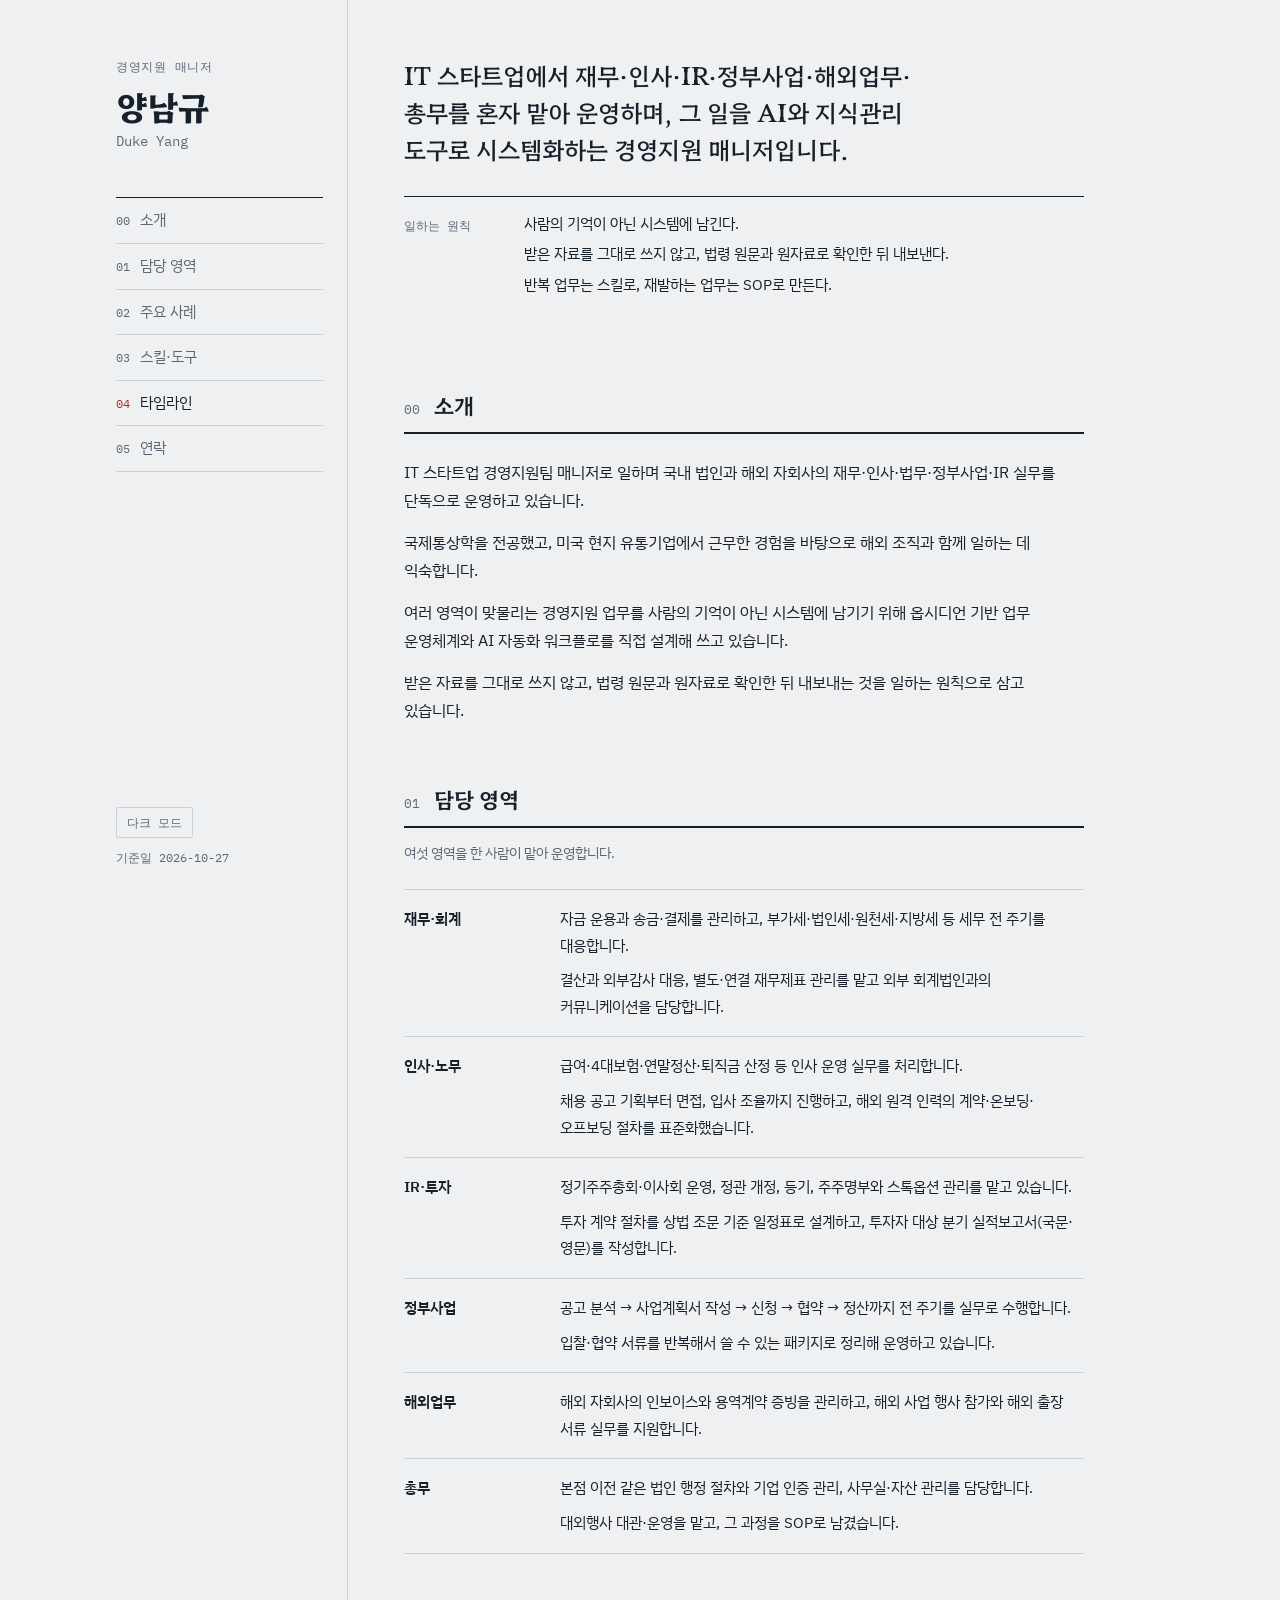
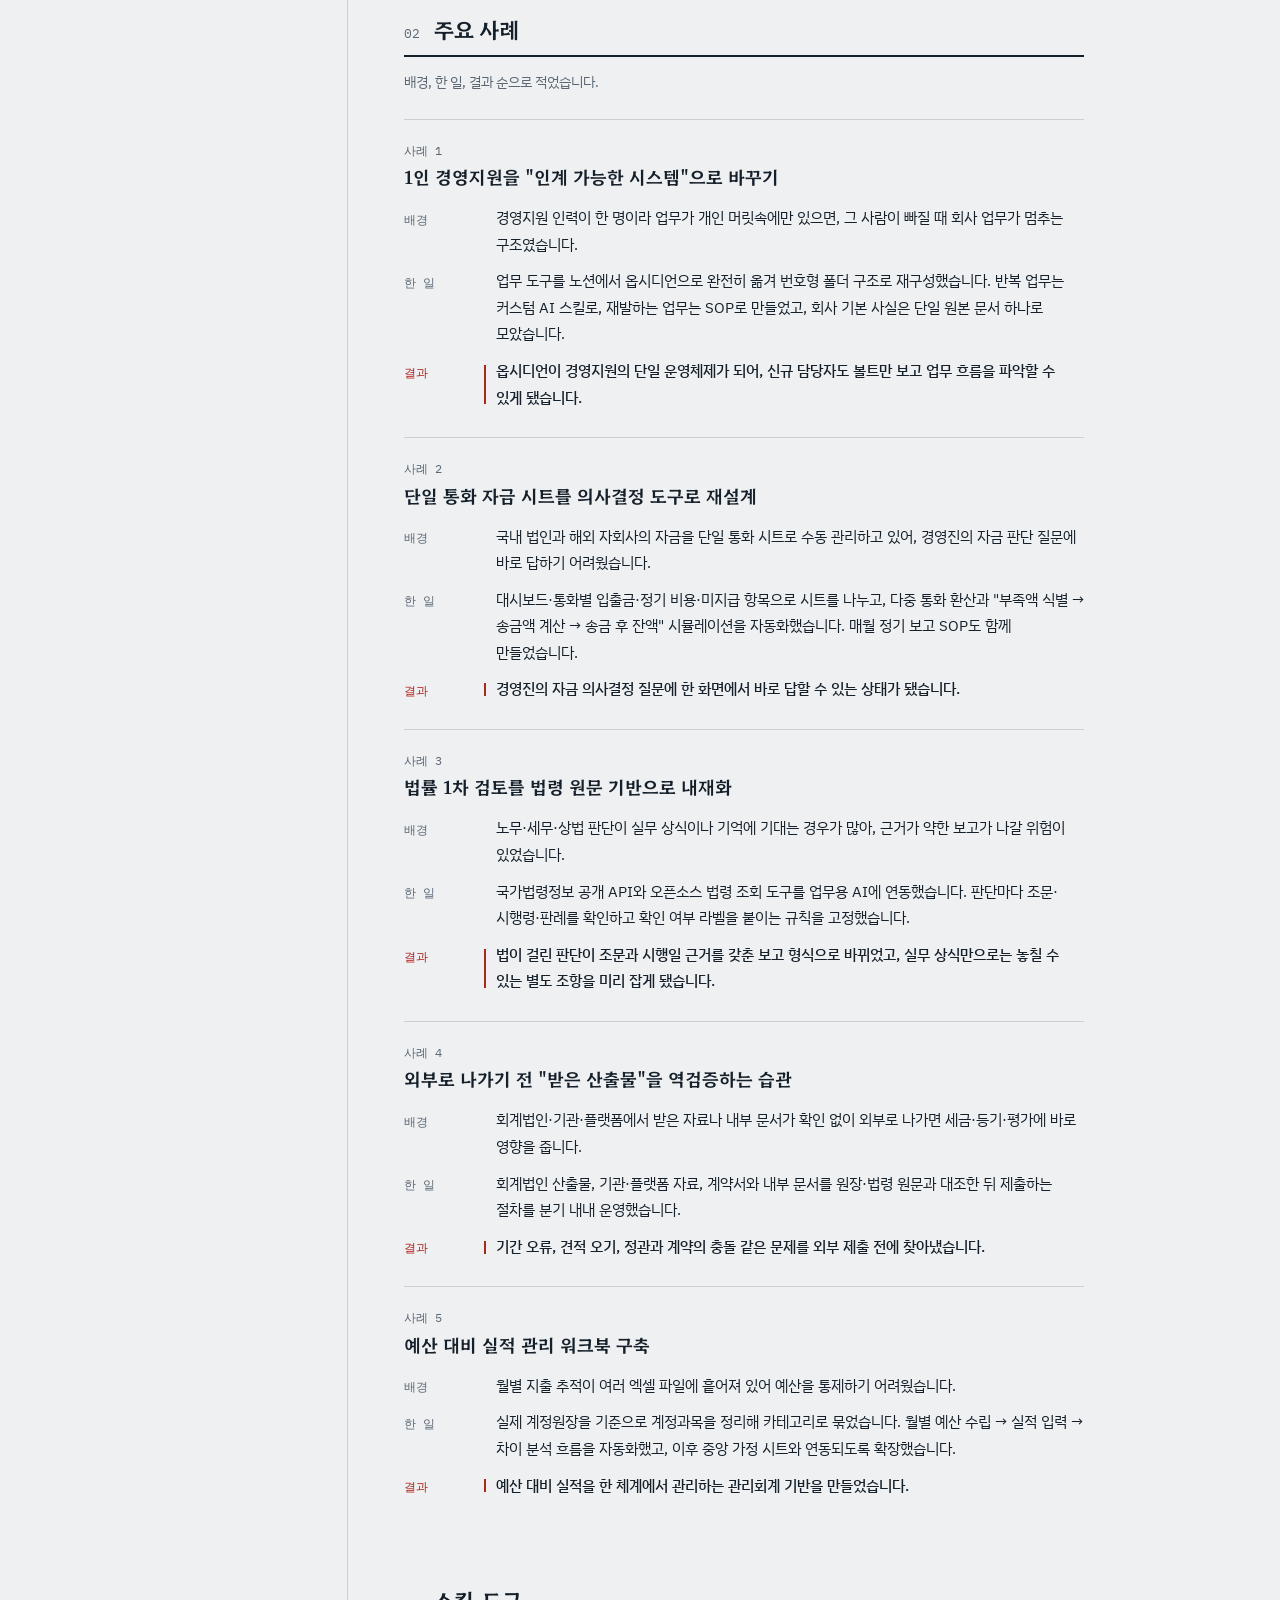
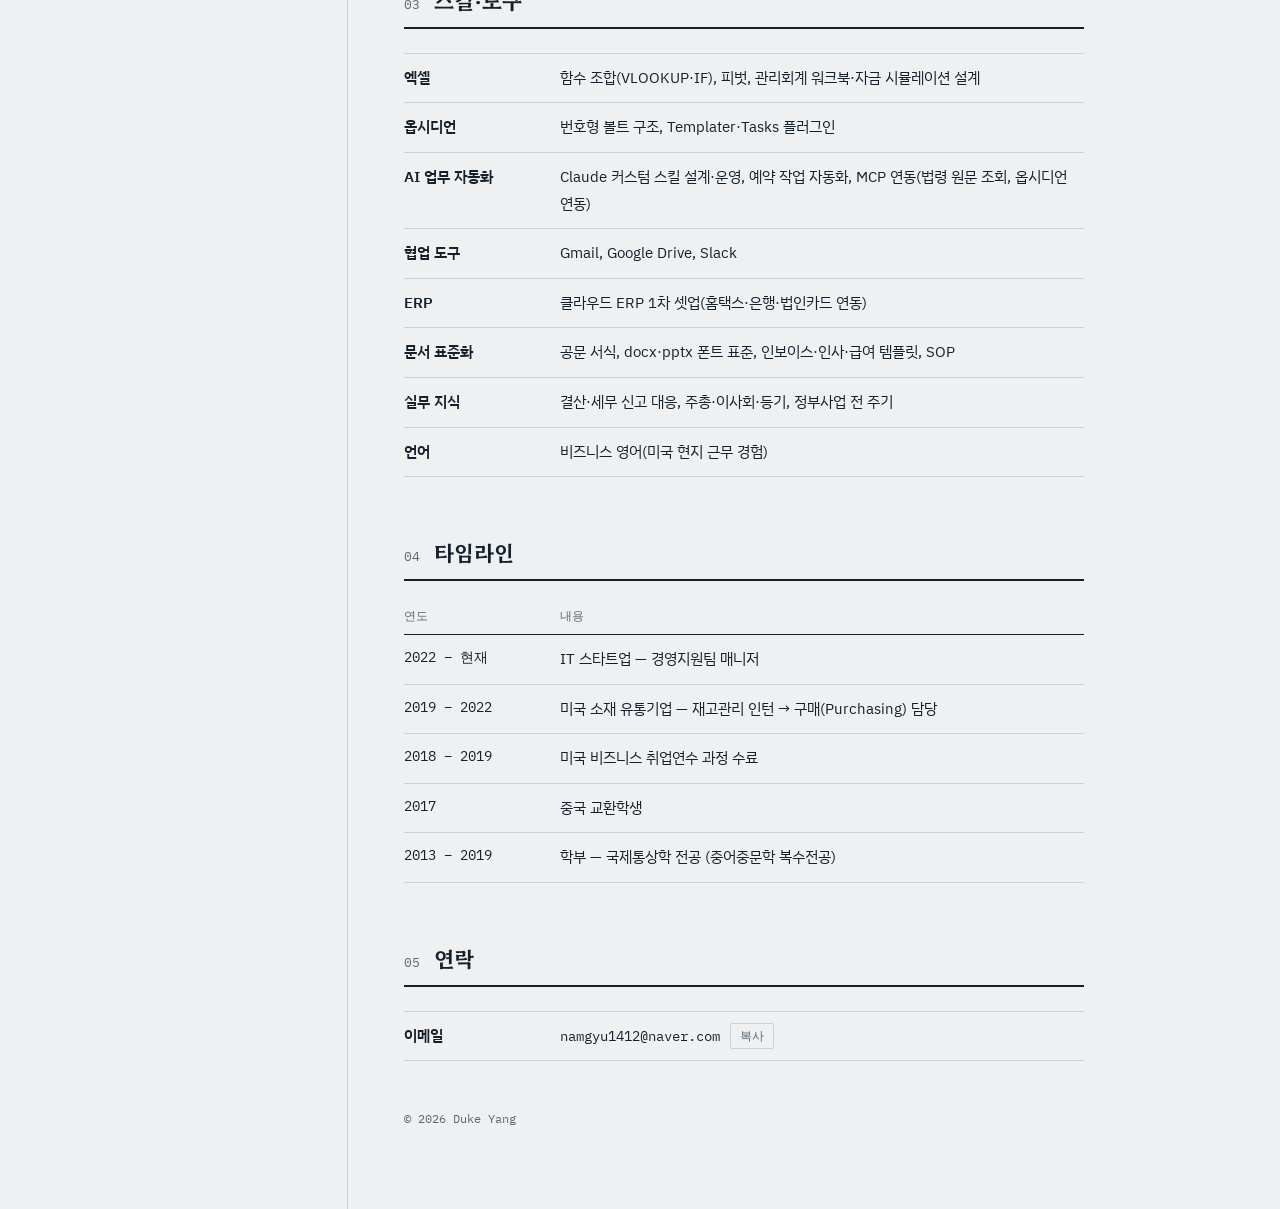
<file: site/index.html>
<!DOCTYPE html>
<html lang="ko">
<head>
  <meta charset="UTF-8">
  <meta name="viewport" content="width=device-width, initial-scale=1.0, viewport-fit=cover">
  <title>양남규 경영지원 프로필</title>
  <meta name="description" content="IT 스타트업에서 재무·인사·IR·정부사업·해외업무·총무를 혼자 맡아 운영하며, 그 일을 AI와 지식관리 도구로 시스템화하는 경영지원 매니저 양남규의 프로필입니다.">
  <link rel="preconnect" href="https://fonts.googleapis.com">
  <link href="https://fonts.googleapis.com/css2?family=Hahmlet:wght@500;600;700&family=IBM+Plex+Sans+KR:wght@400;500;600&family=IBM+Plex+Mono:wght@400;500&display=swap" rel="stylesheet">
  <link rel="stylesheet" href="style.css">
</head>
<body>
<div class="page">

  <!-- 왼쪽 고정 목차 -->
  <aside class="rail">
    <div class="rail-inner">
      <p class="rail-kicker">경영지원 매니저</p>
      <h1 class="rail-name">양남규</h1>
      <p class="rail-sub">Duke Yang</p>

      <nav class="toc" aria-label="목차">
        <a href="#about"><span class="toc-no">00</span>소개</a>
        <a href="#areas"><span class="toc-no">01</span>담당 영역</a>
        <a href="#cases"><span class="toc-no">02</span>주요 사례</a>
        <a href="#skills"><span class="toc-no">03</span>스킬·도구</a>
        <a href="#timeline"><span class="toc-no">04</span>타임라인</a>
        <a href="#contact"><span class="toc-no">05</span>연락</a>
      </nav>

      <div class="rail-foot">
        <button type="button" class="theme-toggle" id="themeToggle" aria-label="테마 전환">
          <span class="theme-label" id="themeLabel">다크 모드</span>
        </button>
        <p class="rail-updated">기준일 2026-10-27</p>
      </div>
    </div>
  </aside>

  <!-- 본문 -->
  <main class="main">

    <header class="intro" id="top">
      <p class="intro-lead">
        IT 스타트업에서 재무·인사·IR·정부사업·해외업무·총무를 혼자 맡아 운영하며,
        그 일을 AI와 지식관리 도구로 시스템화하는 경영지원 매니저입니다.
      </p>
      <dl class="intro-principles">
        <dt>일하는 원칙</dt>
        <dd>사람의 기억이 아닌 시스템에 남긴다.</dd>
        <dd>받은 자료를 그대로 쓰지 않고, 법령 원문과 원자료로 확인한 뒤 내보낸다.</dd>
        <dd>반복 업무는 스킬로, 재발하는 업무는 SOP로 만든다.</dd>
      </dl>
    </header>

    <section class="sec" id="about">
      <h2 class="sec-title"><span class="sec-no">00</span>소개</h2>
      <div class="prose">
        <p>IT 스타트업 경영지원팀 매니저로 일하며 국내 법인과 해외 자회사의 재무·인사·법무·정부사업·IR 실무를 단독으로 운영하고 있습니다.</p>
        <p>국제통상학을 전공했고, 미국 현지 유통기업에서 근무한 경험을 바탕으로 해외 조직과 함께 일하는 데 익숙합니다.</p>
        <p>여러 영역이 맞물리는 경영지원 업무를 사람의 기억이 아닌 시스템에 남기기 위해 옵시디언 기반 업무 운영체계와 AI 자동화 워크플로를 직접 설계해 쓰고 있습니다.</p>
        <p>받은 자료를 그대로 쓰지 않고, 법령 원문과 원자료로 확인한 뒤 내보내는 것을 일하는 원칙으로 삼고 있습니다.</p>
      </div>
    </section>

    <section class="sec" id="areas">
      <h2 class="sec-title"><span class="sec-no">01</span>담당 영역</h2>
      <p class="sec-note">여섯 영역을 한 사람이 맡아 운영합니다.</p>
      <dl class="ledger">
        <div class="ledger-row">
          <dt>재무·회계</dt>
          <dd>
            <p>자금 운용과 송금·결제를 관리하고, 부가세·법인세·원천세·지방세 등 세무 전 주기를 대응합니다.</p>
            <p>결산과 외부감사 대응, 별도·연결 재무제표 관리를 맡고 외부 회계법인과의 커뮤니케이션을 담당합니다.</p>
          </dd>
        </div>
        <div class="ledger-row">
          <dt>인사·노무</dt>
          <dd>
            <p>급여·4대보험·연말정산·퇴직금 산정 등 인사 운영 실무를 처리합니다.</p>
            <p>채용 공고 기획부터 면접, 입사 조율까지 진행하고, 해외 원격 인력의 계약·온보딩·오프보딩 절차를 표준화했습니다.</p>
          </dd>
        </div>
        <div class="ledger-row">
          <dt>IR·투자</dt>
          <dd>
            <p>정기주주총회·이사회 운영, 정관 개정, 등기, 주주명부와 스톡옵션 관리를 맡고 있습니다.</p>
            <p>투자 계약 절차를 상법 조문 기준 일정표로 설계하고, 투자자 대상 분기 실적보고서(국문·영문)를 작성합니다.</p>
          </dd>
        </div>
        <div class="ledger-row">
          <dt>정부사업</dt>
          <dd>
            <p>공고 분석 → 사업계획서 작성 → 신청 → 협약 → 정산까지 전 주기를 실무로 수행합니다.</p>
            <p>입찰·협약 서류를 반복해서 쓸 수 있는 패키지로 정리해 운영하고 있습니다.</p>
          </dd>
        </div>
        <div class="ledger-row">
          <dt>해외업무</dt>
          <dd>
            <p>해외 자회사의 인보이스와 용역계약 증빙을 관리하고, 해외 사업 행사 참가와 해외 출장 서류 실무를 지원합니다.</p>
          </dd>
        </div>
        <div class="ledger-row">
          <dt>총무</dt>
          <dd>
            <p>본점 이전 같은 법인 행정 절차와 기업 인증 관리, 사무실·자산 관리를 담당합니다.</p>
            <p>대외행사 대관·운영을 맡고, 그 과정을 SOP로 남겼습니다.</p>
          </dd>
        </div>
      </dl>
    </section>

    <section class="sec" id="cases">
      <h2 class="sec-title"><span class="sec-no">02</span>주요 사례</h2>
      <p class="sec-note">배경, 한 일, 결과 순으로 적었습니다.</p>

      <article class="case">
        <h3 class="case-title"><span class="case-no">사례 1</span>1인 경영지원을 "인계 가능한 시스템"으로 바꾸기</h3>
        <dl class="case-body">
          <dt>배경</dt>
          <dd>경영지원 인력이 한 명이라 업무가 개인 머릿속에만 있으면, 그 사람이 빠질 때 회사 업무가 멈추는 구조였습니다.</dd>
          <dt>한 일</dt>
          <dd>업무 도구를 노션에서 옵시디언으로 완전히 옮겨 번호형 폴더 구조로 재구성했습니다. 반복 업무는 커스텀 AI 스킬로, 재발하는 업무는 SOP로 만들었고, 회사 기본 사실은 단일 원본 문서 하나로 모았습니다.</dd>
          <dt class="result">결과</dt>
          <dd class="result">옵시디언이 경영지원의 단일 운영체제가 되어, 신규 담당자도 볼트만 보고 업무 흐름을 파악할 수 있게 됐습니다.</dd>
        </dl>
      </article>

      <article class="case">
        <h3 class="case-title"><span class="case-no">사례 2</span>단일 통화 자금 시트를 의사결정 도구로 재설계</h3>
        <dl class="case-body">
          <dt>배경</dt>
          <dd>국내 법인과 해외 자회사의 자금을 단일 통화 시트로 수동 관리하고 있어, 경영진의 자금 판단 질문에 바로 답하기 어려웠습니다.</dd>
          <dt>한 일</dt>
          <dd>대시보드·통화별 입출금·정기 비용·미지급 항목으로 시트를 나누고, 다중 통화 환산과 "부족액 식별 → 송금액 계산 → 송금 후 잔액" 시뮬레이션을 자동화했습니다. 매월 정기 보고 SOP도 함께 만들었습니다.</dd>
          <dt class="result">결과</dt>
          <dd class="result">경영진의 자금 의사결정 질문에 한 화면에서 바로 답할 수 있는 상태가 됐습니다.</dd>
        </dl>
      </article>

      <article class="case">
        <h3 class="case-title"><span class="case-no">사례 3</span>법률 1차 검토를 법령 원문 기반으로 내재화</h3>
        <dl class="case-body">
          <dt>배경</dt>
          <dd>노무·세무·상법 판단이 실무 상식이나 기억에 기대는 경우가 많아, 근거가 약한 보고가 나갈 위험이 있었습니다.</dd>
          <dt>한 일</dt>
          <dd>국가법령정보 공개 API와 오픈소스 법령 조회 도구를 업무용 AI에 연동했습니다. 판단마다 조문·시행령·판례를 확인하고 확인 여부 라벨을 붙이는 규칙을 고정했습니다.</dd>
          <dt class="result">결과</dt>
          <dd class="result">법이 걸린 판단이 조문과 시행일 근거를 갖춘 보고 형식으로 바뀌었고, 실무 상식만으로는 놓칠 수 있는 별도 조항을 미리 잡게 됐습니다.</dd>
        </dl>
      </article>

      <article class="case">
        <h3 class="case-title"><span class="case-no">사례 4</span>외부로 나가기 전 "받은 산출물"을 역검증하는 습관</h3>
        <dl class="case-body">
          <dt>배경</dt>
          <dd>회계법인·기관·플랫폼에서 받은 자료나 내부 문서가 확인 없이 외부로 나가면 세금·등기·평가에 바로 영향을 줍니다.</dd>
          <dt>한 일</dt>
          <dd>회계법인 산출물, 기관·플랫폼 자료, 계약서와 내부 문서를 원장·법령 원문과 대조한 뒤 제출하는 절차를 분기 내내 운영했습니다.</dd>
          <dt class="result">결과</dt>
          <dd class="result">기간 오류, 견적 오기, 정관과 계약의 충돌 같은 문제를 외부 제출 전에 찾아냈습니다.</dd>
        </dl>
      </article>

      <article class="case">
        <h3 class="case-title"><span class="case-no">사례 5</span>예산 대비 실적 관리 워크북 구축</h3>
        <dl class="case-body">
          <dt>배경</dt>
          <dd>월별 지출 추적이 여러 엑셀 파일에 흩어져 있어 예산을 통제하기 어려웠습니다.</dd>
          <dt>한 일</dt>
          <dd>실제 계정원장을 기준으로 계정과목을 정리해 카테고리로 묶었습니다. 월별 예산 수립 → 실적 입력 → 차이 분석 흐름을 자동화했고, 이후 중앙 가정 시트와 연동되도록 확장했습니다.</dd>
          <dt class="result">결과</dt>
          <dd class="result">예산 대비 실적을 한 체계에서 관리하는 관리회계 기반을 만들었습니다.</dd>
        </dl>
      </article>
    </section>

    <section class="sec" id="skills">
      <h2 class="sec-title"><span class="sec-no">03</span>스킬·도구</h2>
      <dl class="ledger ledger-tight">
        <div class="ledger-row"><dt>엑셀</dt><dd>함수 조합(VLOOKUP·IF), 피벗, 관리회계 워크북·자금 시뮬레이션 설계</dd></div>
        <div class="ledger-row"><dt>옵시디언</dt><dd>번호형 볼트 구조, Templater·Tasks 플러그인</dd></div>
        <div class="ledger-row"><dt>AI 업무 자동화</dt><dd>Claude 커스텀 스킬 설계·운영, 예약 작업 자동화, MCP 연동(법령 원문 조회, 옵시디언 연동)</dd></div>
        <div class="ledger-row"><dt>협업 도구</dt><dd>Gmail, Google Drive, Slack</dd></div>
        <div class="ledger-row"><dt>ERP</dt><dd>클라우드 ERP 1차 셋업(홈택스·은행·법인카드 연동)</dd></div>
        <div class="ledger-row"><dt>문서 표준화</dt><dd>공문 서식, docx·pptx 폰트 표준, 인보이스·인사·급여 템플릿, SOP</dd></div>
        <div class="ledger-row"><dt>실무 지식</dt><dd>결산·세무 신고 대응, 주총·이사회·등기, 정부사업 전 주기</dd></div>
        <div class="ledger-row"><dt>언어</dt><dd>비즈니스 영어(미국 현지 근무 경험)</dd></div>
      </dl>
    </section>

    <section class="sec" id="timeline">
      <h2 class="sec-title"><span class="sec-no">04</span>타임라인</h2>
      <div class="table-wrap">
        <table class="timeline">
          <thead>
            <tr><th scope="col">연도</th><th scope="col">내용</th></tr>
          </thead>
          <tbody>
            <tr><td>2022 – 현재</td><td>IT 스타트업 — 경영지원팀 매니저</td></tr>
            <tr><td>2019 – 2022</td><td>미국 소재 유통기업 — 재고관리 인턴 → 구매(Purchasing) 담당</td></tr>
            <tr><td>2018 – 2019</td><td>미국 비즈니스 취업연수 과정 수료</td></tr>
            <tr><td>2017</td><td>중국 교환학생</td></tr>
            <tr><td>2013 – 2019</td><td>학부 — 국제통상학 전공 (중어중문학 복수전공)</td></tr>
          </tbody>
        </table>
      </div>
    </section>

    <section class="sec" id="contact">
      <h2 class="sec-title"><span class="sec-no">05</span>연락</h2>
      <dl class="ledger ledger-tight">
        <div class="ledger-row">
          <dt>이메일</dt>
          <dd class="contact-line">
            <span class="mono" id="emailText">namgyu1412@naver.com</span>
            <button type="button" class="copy-btn" id="copyEmail">복사</button>
          </dd>
        </div>
      </dl>
      <p class="colophon">© 2026 Duke Yang</p>
    </section>

  </main>
</div>
<script src="script.js"></script>
</body>
</html>
</file>
<file: site-old/style.css>
/* ===== CSS Variables & Theme ===== */
:root {
  --bg: #ffffff;
  --bg-alt: #f8f9fa;
  --text: #1a1a2e;
  --text-secondary: #6b7280;
  --accent: #1e3a5f;
  --accent-light: #2d5a8e;
  --accent-subtle: #e8eef5;
  --border: #e5e7eb;
  --card-bg: #ffffff;
  --card-shadow: 0 1px 3px rgba(0,0,0,0.08), 0 1px 2px rgba(0,0,0,0.06);
  --card-shadow-hover: 0 10px 25px rgba(0,0,0,0.1);
  --nav-bg: rgba(255,255,255,0.85);
  --skill-bar-bg: #e5e7eb;
  --tag-bg: #e8eef5;
  --tag-text: #1e3a5f;
  --timeline-line: #d1d5db;
  --timeline-dot: #1e3a5f;
  --badge-preparing-bg: #fef3c7;
  --badge-preparing-text: #92400e;
  --badge-done-bg: #d1fae5;
  --badge-done-text: #065f46;
  --font-sans: 'Inter', 'Noto Sans KR', -apple-system, BlinkMacSystemFont, sans-serif;
  --transition: 0.3s cubic-bezier(0.4, 0, 0.2, 1);
}

[data-theme="dark"] {
  --bg: #0f172a;
  --bg-alt: #1e293b;
  --text: #e2e8f0;
  --text-secondary: #94a3b8;
  --accent: #60a5fa;
  --accent-light: #93c5fd;
  --accent-subtle: #1e293b;
  --border: #334155;
  --card-bg: #1e293b;
  --card-shadow: 0 1px 3px rgba(0,0,0,0.3);
  --card-shadow-hover: 0 10px 25px rgba(0,0,0,0.4);
  --nav-bg: rgba(15,23,42,0.85);
  --skill-bar-bg: #334155;
  --tag-bg: #1e3a5f;
  --tag-text: #93c5fd;
  --timeline-line: #334155;
  --timeline-dot: #60a5fa;
  --badge-preparing-bg: #451a03;
  --badge-preparing-text: #fbbf24;
  --badge-done-bg: #064e3b;
  --badge-done-text: #34d399;
}

/* ===== Reset & Base ===== */
*, *::before, *::after {
  margin: 0;
  padding: 0;
  box-sizing: border-box;
}

html {
  scroll-behavior: smooth;
  font-size: 16px;
}

body {
  font-family: var(--font-sans);
  background: var(--bg);
  color: var(--text);
  line-height: 1.7;
  transition: background var(--transition), color var(--transition);
  overflow-x: hidden;
}

a {
  color: var(--accent);
  text-decoration: none;
  transition: color var(--transition);
}

a:hover {
  color: var(--accent-light);
}

.container {
  max-width: 1100px;
  margin: 0 auto;
  padding: 0 24px;
}

/* ===== Navigation ===== */
.nav {
  position: fixed;
  top: 0;
  left: 0;
  right: 0;
  z-index: 1000;
  background: var(--nav-bg);
  backdrop-filter: blur(12px);
  -webkit-backdrop-filter: blur(12px);
  border-bottom: 1px solid var(--border);
  transition: background var(--transition);
}

.nav-inner {
  max-width: 1100px;
  margin: 0 auto;
  padding: 0 24px;
  height: 64px;
  display: flex;
  align-items: center;
  justify-content: space-between;
}

.nav-logo {
  font-weight: 700;
  font-size: 1.1rem;
  letter-spacing: 2px;
  color: var(--text);
}

.nav-links {
  display: flex;
  align-items: center;
  gap: 28px;
}

.nav-links a {
  font-size: 0.875rem;
  font-weight: 500;
  color: var(--text-secondary);
  transition: color var(--transition);
  letter-spacing: 0.3px;
}

.nav-links a:hover {
  color: var(--text);
}

.theme-toggle {
  background: none;
  border: 2px solid var(--border);
  border-radius: 50%;
  width: 36px;
  height: 36px;
  cursor: pointer;
  display: flex;
  align-items: center;
  justify-content: center;
  font-size: 1rem;
  color: var(--text);
  transition: all var(--transition);
}

.theme-toggle:hover {
  border-color: var(--accent);
  color: var(--accent);
}

.mobile-menu-btn {
  display: none;
  flex-direction: column;
  gap: 5px;
  background: none;
  border: none;
  cursor: pointer;
  padding: 4px;
}

.mobile-menu-btn span {
  display: block;
  width: 24px;
  height: 2px;
  background: var(--text);
  border-radius: 2px;
  transition: all var(--transition);
}

/* ===== Hero Section ===== */
.hero {
  min-height: 100vh;
  display: flex;
  flex-direction: column;
  justify-content: center;
  padding: 100px 24px 60px;
  position: relative;
}

.hero-content {
  max-width: 1100px;
  margin: 0 auto;
  width: 100%;
  display: flex;
  align-items: center;
  justify-content: space-between;
  gap: 60px;
}

.hero-text {
  flex: 1;
}

.hero-greeting {
  font-size: 0.95rem;
  font-weight: 500;
  color: var(--accent);
  letter-spacing: 2px;
  text-transform: uppercase;
  margin-bottom: 12px;
}

.hero-name {
  font-size: clamp(2.5rem, 5vw, 4rem);
  font-weight: 700;
  line-height: 1.1;
  margin-bottom: 12px;
  color: var(--text);
}

.hero-title {
  font-size: clamp(1.1rem, 2.5vw, 1.5rem);
  font-weight: 400;
  color: var(--accent);
  margin-bottom: 24px;
  letter-spacing: 0.5px;
}

.hero-desc {
  font-size: 1rem;
  color: var(--text-secondary);
  line-height: 1.8;
  margin-bottom: 36px;
  max-width: 520px;
}

.hero-cta {
  display: flex;
  gap: 16px;
}

.btn {
  display: inline-flex;
  align-items: center;
  padding: 12px 28px;
  border-radius: 8px;
  font-size: 0.9rem;
  font-weight: 600;
  letter-spacing: 0.3px;
  transition: all var(--transition);
  cursor: pointer;
  border: none;
}

.btn-primary {
  background: var(--accent);
  color: #ffffff;
}

.btn-primary:hover {
  background: var(--accent-light);
  color: #ffffff;
  transform: translateY(-2px);
  box-shadow: 0 4px 12px rgba(30,58,95,0.3);
}

.btn-outline {
  background: transparent;
  color: var(--accent);
  border: 2px solid var(--accent);
}

.btn-outline:hover {
  background: var(--accent);
  color: #ffffff;
  transform: translateY(-2px);
}

.hero-visual {
  flex-shrink: 0;
}

.profile-placeholder {
  width: 220px;
  height: 220px;
  border-radius: 50%;
  background: linear-gradient(135deg, var(--accent), var(--accent-light));
  display: flex;
  align-items: center;
  justify-content: center;
  font-size: 3.5rem;
  font-weight: 700;
  color: #ffffff;
  letter-spacing: 4px;
  box-shadow: 0 20px 40px rgba(30,58,95,0.2);
}

.scroll-indicator {
  position: absolute;
  bottom: 16px;
  left: 50%;
  transform: translateX(-50%);
  display: flex;
  flex-direction: column;
  align-items: center;
  gap: 8px;
  color: var(--text-secondary);
  font-size: 0.75rem;
  letter-spacing: 2px;
  text-transform: uppercase;
}

.scroll-line {
  width: 1px;
  height: 40px;
  background: var(--text-secondary);
  animation: scrollPulse 2s ease-in-out infinite;
}

@keyframes scrollPulse {
  0%, 100% { opacity: 0.3; transform: scaleY(0.6); }
  50% { opacity: 1; transform: scaleY(1); }
}

/* ===== Sections ===== */
.section {
  padding: 100px 0;
}

.section-alt {
  background: var(--bg-alt);
}

.section-title {
  font-size: 2rem;
  font-weight: 700;
  text-align: center;
  margin-bottom: 60px;
  position: relative;
}

.section-title::after {
  content: '';
  display: block;
  width: 40px;
  height: 3px;
  background: var(--accent);
  margin: 16px auto 0;
  border-radius: 2px;
}

/* ===== About ===== */
.about-content {
  max-width: 700px;
  margin: 0 auto;
  text-align: center;
}

.about-text {
  font-size: 1.05rem;
  color: var(--text-secondary);
  line-height: 1.9;
  margin-bottom: 32px;
}

.about-tags {
  display: flex;
  flex-wrap: wrap;
  justify-content: center;
  gap: 10px;
}

.tag {
  padding: 6px 16px;
  background: var(--tag-bg);
  color: var(--tag-text);
  border-radius: 20px;
  font-size: 0.85rem;
  font-weight: 500;
  transition: all var(--transition);
}

.tag:hover {
  transform: translateY(-2px);
  box-shadow: 0 4px 8px rgba(0,0,0,0.1);
}

/* ===== Skills ===== */
.skills-grid {
  display: grid;
  grid-template-columns: repeat(2, 1fr);
  gap: 32px;
}

.skill-category {
  background: var(--card-bg);
  border-radius: 16px;
  padding: 28px;
  box-shadow: var(--card-shadow);
  transition: all var(--transition);
}

.skill-category:hover {
  box-shadow: var(--card-shadow-hover);
  transform: translateY(-4px);
}

.skill-category-header {
  display: flex;
  align-items: center;
  gap: 12px;
  margin-bottom: 24px;
}

.skill-icon {
  font-size: 1.5rem;
}

.skill-category-header h3 {
  font-size: 1.1rem;
  font-weight: 600;
}

.skill-items {
  display: flex;
  flex-direction: column;
  gap: 16px;
}

.skill-item {
  display: flex;
  flex-direction: column;
  gap: 6px;
}

.skill-info {
  display: flex;
  justify-content: space-between;
  font-size: 0.85rem;
}

.skill-pct {
  color: var(--accent);
  font-weight: 600;
}

.skill-bar {
  height: 6px;
  background: var(--skill-bar-bg);
  border-radius: 3px;
  overflow: hidden;
}

.skill-fill {
  height: 100%;
  background: linear-gradient(90deg, var(--accent), var(--accent-light));
  border-radius: 3px;
  width: 0;
  transition: width 1.2s cubic-bezier(0.4, 0, 0.2, 1);
}

/* ===== Timeline ===== */
.timeline {
  position: relative;
  max-width: 700px;
  margin: 0 auto;
  padding-left: 40px;
}

.timeline::before {
  content: '';
  position: absolute;
  left: 8px;
  top: 0;
  bottom: 0;
  width: 2px;
  background: var(--timeline-line);
}

.timeline-item {
  position: relative;
  margin-bottom: 40px;
}

.timeline-item:last-child {
  margin-bottom: 0;
}

.timeline-dot {
  position: absolute;
  left: -36px;
  top: 6px;
  width: 14px;
  height: 14px;
  border-radius: 50%;
  background: var(--timeline-dot);
  border: 3px solid var(--bg);
  box-shadow: 0 0 0 2px var(--timeline-dot);
}

.timeline-content {
  background: var(--card-bg);
  padding: 24px;
  border-radius: 12px;
  box-shadow: var(--card-shadow);
  transition: all var(--transition);
}

.timeline-content:hover {
  box-shadow: var(--card-shadow-hover);
  transform: translateX(4px);
}

.timeline-date {
  font-size: 0.8rem;
  font-weight: 600;
  color: var(--accent);
  letter-spacing: 1px;
}

.timeline-content h3 {
  font-size: 1.05rem;
  font-weight: 600;
  margin: 8px 0;
}

.timeline-content p {
  font-size: 0.9rem;
  color: var(--text-secondary);
  line-height: 1.6;
}

/* ===== Certifications ===== */
.cert-grid {
  display: grid;
  grid-template-columns: repeat(auto-fit, minmax(240px, 1fr));
  gap: 24px;
  margin-bottom: 60px;
}

.cert-card {
  background: var(--card-bg);
  padding: 28px;
  border-radius: 16px;
  box-shadow: var(--card-shadow);
  text-align: center;
  transition: all var(--transition);
  position: relative;
  overflow: hidden;
}

.cert-card:hover {
  box-shadow: var(--card-shadow-hover);
  transform: translateY(-4px);
}

.cert-badge {
  display: inline-block;
  padding: 4px 12px;
  border-radius: 12px;
  font-size: 0.75rem;
  font-weight: 600;
  margin-bottom: 16px;
}

.cert-badge.preparing {
  background: var(--badge-preparing-bg);
  color: var(--badge-preparing-text);
}

.cert-badge.done {
  background: var(--badge-done-bg);
  color: var(--badge-done-text);
}

.cert-card h3 {
  font-size: 1.15rem;
  font-weight: 700;
  margin-bottom: 8px;
}

.cert-card p {
  font-size: 0.85rem;
  color: var(--text-secondary);
  margin-bottom: 8px;
}

.cert-date {
  font-size: 0.8rem;
  color: var(--accent);
  font-weight: 500;
}

.subsection-title {
  font-size: 1.25rem;
  font-weight: 600;
  margin-bottom: 24px;
  text-align: center;
}

.learning-list {
  max-width: 700px;
  margin: 0 auto;
  display: flex;
  flex-direction: column;
  gap: 12px;
}

.learning-item {
  display: flex;
  align-items: center;
  gap: 16px;
  padding: 14px 20px;
  background: var(--card-bg);
  border-radius: 10px;
  box-shadow: var(--card-shadow);
  transition: all var(--transition);
}

.learning-item:hover {
  transform: translateX(4px);
  box-shadow: var(--card-shadow-hover);
}

.learning-date {
  font-size: 0.8rem;
  color: var(--text-secondary);
  font-weight: 500;
  white-space: nowrap;
  min-width: 85px;
}

.learning-topic {
  flex: 1;
  font-size: 0.9rem;
  font-weight: 500;
}

.learning-tag {
  padding: 3px 10px;
  background: var(--tag-bg);
  color: var(--tag-text);
  border-radius: 12px;
  font-size: 0.75rem;
  font-weight: 600;
  white-space: nowrap;
}

/* ===== Projects ===== */
.project-filters {
  display: flex;
  justify-content: center;
  gap: 10px;
  margin-bottom: 40px;
  flex-wrap: wrap;
}

.filter-btn {
  padding: 8px 20px;
  border: 2px solid var(--border);
  background: transparent;
  color: var(--text-secondary);
  border-radius: 24px;
  font-size: 0.85rem;
  font-weight: 500;
  cursor: pointer;
  transition: all var(--transition);
  font-family: var(--font-sans);
}

.filter-btn:hover,
.filter-btn.active {
  border-color: var(--accent);
  color: var(--accent);
  background: var(--accent-subtle);
}

.project-grid {
  display: grid;
  grid-template-columns: repeat(auto-fill, minmax(320px, 1fr));
  gap: 24px;
}

.project-card {
  background: var(--card-bg);
  border-radius: 16px;
  padding: 28px;
  box-shadow: var(--card-shadow);
  transition: all var(--transition);
  border: 1px solid var(--border);
}

.project-card:hover {
  box-shadow: var(--card-shadow-hover);
  transform: translateY(-6px);
  border-color: var(--accent);
}

.project-card.hidden {
  display: none;
}

.project-card-header {
  margin-bottom: 14px;
}

.project-category-tag {
  padding: 4px 12px;
  background: var(--tag-bg);
  color: var(--tag-text);
  border-radius: 12px;
  font-size: 0.75rem;
  font-weight: 600;
}

.project-card h3 {
  font-size: 1.1rem;
  font-weight: 700;
  margin-bottom: 10px;
}

.project-card p {
  font-size: 0.88rem;
  color: var(--text-secondary);
  line-height: 1.6;
  margin-bottom: 16px;
}

.project-result {
  padding-top: 14px;
  border-top: 1px solid var(--border);
  font-size: 0.85rem;
  display: flex;
  gap: 8px;
  align-items: flex-start;
}

.result-label {
  padding: 2px 8px;
  background: var(--accent-subtle);
  color: var(--accent);
  border-radius: 6px;
  font-size: 0.75rem;
  font-weight: 600;
  white-space: nowrap;
}

/* ===== Footer ===== */
.footer {
  padding: 80px 0 32px;
  background: var(--bg-alt);
  border-top: 1px solid var(--border);
}

.footer-content {
  text-align: center;
  margin-bottom: 48px;
}

.footer-content h2 {
  font-size: 2rem;
  font-weight: 700;
  margin-bottom: 12px;
}

.footer-content p {
  color: var(--text-secondary);
  font-size: 1rem;
  margin-bottom: 28px;
}

.footer-links {
  display: flex;
  justify-content: center;
  gap: 20px;
}

.footer-link {
  display: flex;
  align-items: center;
  gap: 8px;
  padding: 12px 24px;
  border: 2px solid var(--border);
  border-radius: 12px;
  color: var(--text);
  font-weight: 500;
  font-size: 0.9rem;
  transition: all var(--transition);
}

.footer-link:hover {
  border-color: var(--accent);
  color: var(--accent);
  transform: translateY(-2px);
}

.link-icon {
  font-size: 1.1rem;
  font-weight: 700;
}

.footer-bottom {
  text-align: center;
  padding-top: 24px;
  border-top: 1px solid var(--border);
}

.footer-bottom p {
  font-size: 0.8rem;
  color: var(--text-secondary);
}

/* ===== Section Subtitle ===== */
.section-subtitle {
  text-align: center;
  color: var(--text-secondary);
  font-size: 1rem;
  margin-top: -40px;
  margin-bottom: 48px;
}

/* ===== Excel Demo ===== */
.excel-dashboard {
  background: var(--card-bg);
  border-radius: 16px;
  box-shadow: var(--card-shadow);
  overflow: hidden;
  border: 1px solid var(--border);
}

.excel-tabs {
  display: flex;
  border-bottom: 2px solid var(--border);
  overflow-x: auto;
}

.excel-tab {
  flex: 1;
  padding: 14px 20px;
  background: none;
  border: none;
  font-family: var(--font-sans);
  font-size: 0.9rem;
  font-weight: 600;
  color: var(--text-secondary);
  cursor: pointer;
  transition: all var(--transition);
  border-bottom: 3px solid transparent;
  margin-bottom: -2px;
  white-space: nowrap;
}

.excel-tab:hover { color: var(--text); }
.excel-tab.active {
  color: var(--accent);
  border-bottom-color: var(--accent);
  background: var(--accent-subtle);
}

.excel-panel { display: none; padding: 32px; }
.excel-panel.active { display: block; }

.excel-demo-layout {
  display: grid;
  grid-template-columns: 1fr 1fr;
  gap: 32px;
  align-items: start;
}

/* Code block */
.excel-code-block, .excel-spreadsheet {
  border-radius: 12px;
  overflow: hidden;
  border: 1px solid var(--border);
}

.code-header, .spreadsheet-header {
  display: flex;
  align-items: center;
  gap: 6px;
  padding: 10px 16px;
  background: var(--bg-alt);
  border-bottom: 1px solid var(--border);
}

.code-dot {
  width: 10px; height: 10px; border-radius: 50%;
}
.code-dot.red { background: #ef4444; }
.code-dot.yellow { background: #f59e0b; }
.code-dot.green { background: #22c55e; }

.code-title {
  margin-left: 8px;
  font-size: 0.8rem;
  color: var(--text-secondary);
  font-weight: 500;
}

.code-body {
  padding: 20px;
  font-family: 'Fira Code', 'Consolas', monospace;
  font-size: 0.85rem;
  line-height: 1.8;
  background: var(--bg);
}

.fx { color: #3b82f6; font-weight: 700; }
.arg { color: var(--text); }
.comment { color: #6b7280; font-style: italic; font-size: 0.8rem; }
.kw { color: #8b5cf6; font-weight: 700; }
.fn { color: #f59e0b; font-weight: 600; }
.comment-vba { color: #22c55e; font-style: italic; }

.code-body.vba { font-size: 0.82rem; }

/* Spreadsheet */
.mini-spreadsheet {
  width: 100%;
  border-collapse: collapse;
  font-size: 0.85rem;
}

.mini-spreadsheet th {
  background: var(--bg-alt);
  padding: 10px 14px;
  text-align: left;
  font-weight: 600;
  font-size: 0.8rem;
  color: var(--text-secondary);
  border-bottom: 2px solid var(--border);
}

.mini-spreadsheet td {
  padding: 10px 14px;
  border-bottom: 1px solid var(--border);
}

.mini-spreadsheet .num { text-align: right; font-variant-numeric: tabular-nums; }
.mini-spreadsheet .positive { color: #22c55e; font-weight: 600; }
.mini-spreadsheet .negative { color: #ef4444; font-weight: 600; }
.mini-spreadsheet .total-row { font-weight: 700; background: var(--accent-subtle); }

/* Conditional formatting cells */
.bar-cell { position: relative; padding-right: 8px !important; }
.cell-bar {
  background: linear-gradient(90deg, #3b82f6, #60a5fa);
  color: #fff;
  padding: 3px 8px;
  border-radius: 4px;
  font-size: 0.75rem;
  font-weight: 600;
  text-align: right;
  transition: width 1s ease;
}
.cell-bar.over { background: linear-gradient(90deg, #ef4444, #f87171); }

.status-dot {
  display: inline-block;
  width: 10px; height: 10px;
  border-radius: 50%;
}
.green-dot { background: #22c55e; }
.red-dot { background: #ef4444; }
.yellow-dot { background: #f59e0b; }

/* Excel info panel */
.excel-info h3 {
  font-size: 1.1rem;
  font-weight: 700;
  margin-bottom: 20px;
}

.use-case-list {
  display: flex;
  flex-direction: column;
  gap: 16px;
  margin-bottom: 20px;
}

.use-case {
  display: flex;
  gap: 12px;
  align-items: flex-start;
}

.use-case-icon { font-size: 1.3rem; flex-shrink: 0; margin-top: 2px; }
.use-case strong { font-size: 0.9rem; display: block; margin-bottom: 2px; }
.use-case p { font-size: 0.82rem; color: var(--text-secondary); line-height: 1.5; margin: 0; }

.excel-badge-row {
  display: flex;
  gap: 8px;
  flex-wrap: wrap;
}

.excel-badge {
  padding: 4px 10px;
  background: var(--accent-subtle);
  color: var(--accent);
  border-radius: 6px;
  font-size: 0.75rem;
  font-weight: 600;
}

/* Video Placeholder */
.video-section { margin-top: 48px; }

.video-placeholder {
  border: 2px dashed var(--border);
  border-radius: 16px;
  padding: 60px 20px;
  text-align: center;
  color: var(--text-secondary);
  transition: all var(--transition);
  cursor: pointer;
}

.video-placeholder:hover {
  border-color: var(--accent);
  background: var(--accent-subtle);
}

.play-btn {
  width: 64px; height: 64px;
  border-radius: 50%;
  background: var(--accent);
  color: #fff;
  display: flex;
  align-items: center;
  justify-content: center;
  font-size: 1.5rem;
  margin: 0 auto 16px;
  box-shadow: 0 4px 12px rgba(30,58,95,0.3);
}

.video-placeholder p { font-weight: 600; margin-bottom: 4px; }
.video-hint { font-size: 0.8rem; }

/* ===== Case Studies ===== */
.cases-grid {
  display: grid;
  grid-template-columns: repeat(3, 1fr);
  gap: 24px;
}

.case-card {
  background: var(--card-bg);
  border-radius: 16px;
  border: 1px solid var(--border);
  cursor: pointer;
  transition: all var(--transition);
  overflow: hidden;
}

.case-card:hover {
  box-shadow: var(--card-shadow-hover);
  transform: translateY(-6px);
  border-color: var(--accent);
}

.case-card-inner { padding: 28px; }

.case-number {
  font-size: 2.5rem;
  font-weight: 800;
  color: var(--accent-subtle);
  line-height: 1;
  display: block;
  margin-bottom: 8px;
}

[data-theme="dark"] .case-number { color: var(--border); }

.case-tag {
  display: inline-block;
  padding: 3px 10px;
  background: var(--tag-bg);
  color: var(--tag-text);
  border-radius: 10px;
  font-size: 0.75rem;
  font-weight: 600;
  margin-bottom: 12px;
}

.case-card h3 {
  font-size: 1.15rem;
  font-weight: 700;
  margin-bottom: 8px;
}

.case-card p {
  font-size: 0.85rem;
  color: var(--text-secondary);
  line-height: 1.6;
  margin-bottom: 16px;
}

.case-metrics {
  display: flex;
  gap: 20px;
  margin-bottom: 16px;
  padding-top: 16px;
  border-top: 1px solid var(--border);
}

.metric { text-align: center; flex: 1; }
.metric-value {
  display: block;
  font-size: 1.3rem;
  font-weight: 700;
  color: var(--accent);
}
.metric-label {
  font-size: 0.75rem;
  color: var(--text-secondary);
}

.case-cta {
  font-size: 0.85rem;
  font-weight: 600;
  color: var(--accent);
}

/* ===== Modal ===== */
.modal-overlay {
  position: fixed;
  top: 0; left: 0; right: 0; bottom: 0;
  background: rgba(0,0,0,0.6);
  backdrop-filter: blur(4px);
  z-index: 2000;
  display: none;
  align-items: center;
  justify-content: center;
  padding: 24px;
}

.modal-overlay.open { display: flex; }

.modal {
  background: var(--card-bg);
  border-radius: 20px;
  max-width: 720px;
  width: 100%;
  max-height: 85vh;
  overflow-y: auto;
  position: relative;
  box-shadow: 0 20px 60px rgba(0,0,0,0.3);
}

.modal-close {
  position: sticky;
  top: 16px;
  float: right;
  margin: 16px;
  width: 36px; height: 36px;
  border-radius: 50%;
  border: none;
  background: var(--bg-alt);
  color: var(--text);
  font-size: 1.2rem;
  cursor: pointer;
  z-index: 10;
  transition: all var(--transition);
}

.modal-close:hover { background: var(--accent); color: #fff; }

.modal-body { padding: 40px; padding-top: 0; }
.modal-body h2 { font-size: 1.5rem; margin-bottom: 8px; }
.modal-body .case-tag { margin-bottom: 16px; }

.modal-section {
  margin-bottom: 24px;
}

.modal-section h4 {
  font-size: 0.9rem;
  font-weight: 700;
  color: var(--accent);
  text-transform: uppercase;
  letter-spacing: 1px;
  margin-bottom: 10px;
}

.modal-section p, .modal-section li {
  font-size: 0.9rem;
  color: var(--text-secondary);
  line-height: 1.7;
}

.modal-section ul {
  list-style: none;
  padding: 0;
}

.modal-section li {
  padding: 6px 0;
  padding-left: 20px;
  position: relative;
}

.modal-section li::before {
  content: '';
  position: absolute;
  left: 0;
  top: 14px;
  width: 8px; height: 8px;
  border-radius: 50%;
  background: var(--accent);
}

.modal-result-box {
  background: var(--accent-subtle);
  border-radius: 12px;
  padding: 20px;
  border-left: 4px solid var(--accent);
}

.modal-result-box p {
  color: var(--text) !important;
  font-weight: 500;
}

/* ===== Responsive additions ===== */
@media (max-width: 768px) {
  .excel-demo-layout { grid-template-columns: 1fr; }
  .cases-grid { grid-template-columns: 1fr; }
  .section-subtitle { margin-top: -24px; margin-bottom: 32px; }
  .modal { border-radius: 16px; }
  .modal-body { padding: 24px; padding-top: 0; }
  .conditional-table { font-size: 0.78rem; }
  .conditional-table th, .conditional-table td { padding: 8px 6px; }
}

/* ===== Animations ===== */
.fade-in {
  opacity: 0;
  transform: translateY(24px);
  transition: opacity 0.6s ease, transform 0.6s ease;
}

.fade-in.visible {
  opacity: 1;
  transform: translateY(0);
}

/* ===== Responsive ===== */
@media (max-width: 768px) {
  .nav-links {
    display: none;
    position: fixed;
    top: 64px;
    left: 0;
    right: 0;
    background: var(--nav-bg);
    backdrop-filter: blur(12px);
    flex-direction: column;
    padding: 24px;
    gap: 20px;
    border-bottom: 1px solid var(--border);
  }

  .nav-links.open {
    display: flex;
  }

  .mobile-menu-btn {
    display: flex;
  }

  .hero-content {
    flex-direction: column-reverse;
    text-align: center;
    gap: 40px;
  }

  .hero-desc {
    margin-left: auto;
    margin-right: auto;
  }

  .hero-cta {
    justify-content: center;
  }

  .profile-placeholder {
    width: 160px;
    height: 160px;
    font-size: 2.5rem;
  }

  .skills-grid {
    grid-template-columns: 1fr;
  }

  .project-grid {
    grid-template-columns: 1fr;
  }

  .timeline {
    padding-left: 32px;
  }

  .learning-item {
    flex-wrap: wrap;
    gap: 8px;
  }

  .scroll-indicator {
    display: none;
  }

  .section {
    padding: 60px 0;
  }

  .section-title {
    font-size: 1.6rem;
    margin-bottom: 40px;
  }
}

@media (max-width: 480px) {
  .hero-name {
    font-size: 2.2rem;
  }

  .hero-cta {
    flex-direction: column;
    align-items: center;
  }

  .btn {
    width: 100%;
    justify-content: center;
  }

  .footer-links {
    flex-direction: column;
    align-items: center;
  }

  .project-filters {
    gap: 6px;
  }

  .filter-btn {
    padding: 6px 14px;
    font-size: 0.8rem;
  }
}
</file>
<file: site/style.css>
/* 레이아웃: 왼쪽 고정 목차(번호형 폴더) + 오른쪽 본문 한 단. 카드 없음, 괘선과 여백으로 구분 */
:root {
  --bg: #eef0f2;
  --paper: #f8f9fa;
  --fg: #16202a;
  --muted: #5b6874;
  --rule: #c9d0d6;
  --rule-strong: #16202a;
  --mark: #b3261e;          /* 검인용 빨간펜: 결과·활성 목차에만 */
  --mark-soft: #f3dedc;
  --display: 'Hahmlet', 'Noto Serif KR', 'Nanum Myeongjo', serif;
  --body: 'IBM Plex Sans KR', 'Noto Sans KR', 'Apple SD Gothic Neo', 'Malgun Gothic', sans-serif;
  --mono: 'IBM Plex Mono', 'SFMono-Regular', Menlo, Consolas, monospace;
}
@media (prefers-color-scheme: dark) {
  :root:not([data-theme="light"]) {
    --bg: #12171c; --paper: #181e24; --fg: #e3e7ea; --muted: #929da7;
    --rule: #323b44; --rule-strong: #e3e7ea; --mark: #e0695f; --mark-soft: #3a2320;
    color-scheme: dark;
  }
}
:root[data-theme="dark"] {
  --bg: #12171c; --paper: #181e24; --fg: #e3e7ea; --muted: #929da7;
  --rule: #323b44; --rule-strong: #e3e7ea; --mark: #e0695f; --mark-soft: #3a2320;
  color-scheme: dark;
}

*, *::before, *::after { box-sizing: border-box; }
html { scroll-behavior: smooth; scroll-padding-top: 24px; }
@media (prefers-reduced-motion: reduce) { html { scroll-behavior: auto; } }
body {
  margin: 0;
  background: var(--bg);
  color: var(--fg);
  font-family: var(--body);
  font-size: 16px;
  line-height: 1.75;
  word-break: keep-all;
  -webkit-font-smoothing: antialiased;
}
a { color: inherit; text-decoration: none; }
p, dl, dd, h1, h2, h3 { margin: 0; }
button { font: inherit; color: inherit; }
:focus-visible { outline: 2px solid var(--mark); outline-offset: 2px; }

.page {
  display: grid;
  grid-template-columns: 232px minmax(0, 1fr);
  max-width: 1080px;
  margin: 0 auto;
  padding-block: 0;
  padding-left: max(16px, env(safe-area-inset-left, 0px));
  padding-right: max(16px, env(safe-area-inset-right, 0px));
  gap: 0 56px;
}

/* ===== 왼쪽 목차 ===== */
.rail { border-right: 1px solid var(--rule); }
.rail-inner {
  position: sticky; top: 0;
  display: flex; flex-direction: column;
  min-height: 100vh;
  padding-block: 56px 32px;
  padding-right: 24px;
}
.rail-kicker { font-family: var(--mono); font-size: 0.75rem; letter-spacing: 0.06em; color: var(--muted); }
.rail-name { font-family: var(--display); font-weight: 700; font-size: 2.1rem; line-height: 1.15; margin-top: 10px; }
.rail-sub { font-family: var(--mono); font-size: 0.85rem; color: var(--muted); margin-top: 4px; }

.toc { display: flex; flex-direction: column; margin-top: 44px; border-top: 1px solid var(--rule-strong); }
.toc a {
  display: flex; align-items: baseline; gap: 10px;
  padding: 9px 0; border-bottom: 1px solid var(--rule);
  font-size: 0.95rem; color: var(--muted);
}
.toc a:hover, .toc a.active { color: var(--fg); }
.toc a.active .toc-no { color: var(--mark); }
.toc-no { font-family: var(--mono); font-size: 0.75rem; width: 2ch; flex: none; }

.rail-foot { margin-top: auto; padding-top: 32px; display: flex; flex-direction: column; gap: 10px; align-items: flex-start; }
.theme-toggle {
  background: none; border: 1px solid var(--rule); border-radius: 2px;
  padding: 4px 10px; font-family: var(--mono); font-size: 0.75rem; cursor: pointer; color: var(--muted);
}
.theme-toggle:hover { border-color: var(--fg); color: var(--fg); }
.rail-updated { font-family: var(--mono); font-size: 0.72rem; color: var(--muted); }

/* ===== 본문 ===== */
.main { max-width: 680px; min-width: 0; padding-block: 56px 72px; }

.intro { padding-bottom: 40px; }
.intro-lead { font-family: var(--display); font-weight: 500; font-size: 1.5rem; line-height: 1.55; text-wrap: balance; }
.intro-principles { margin-top: 28px; border-top: 1px solid var(--rule-strong); padding-top: 14px; display: grid; grid-template-columns: 6.5em 1fr; gap: 4px 16px; }
.intro-principles dt { font-family: var(--mono); font-size: 0.75rem; color: var(--muted); grid-row: span 3; padding-top: 0.35em; }
.intro-principles dd { font-size: 0.95rem; }

.sec { padding-block: 48px 8px; }
.sec-title {
  display: flex; align-items: baseline; gap: 14px;
  font-family: var(--display); font-weight: 600; font-size: 1.35rem;
  border-bottom: 2px solid var(--rule-strong); padding-bottom: 8px; margin-bottom: 24px;
}
.sec-no { font-family: var(--mono); font-weight: 400; font-size: 0.8rem; color: var(--muted); }
.sec-note { font-size: 0.9rem; color: var(--muted); margin: -12px 0 24px; }

.prose p + p { margin-top: 14px; }

/* 원장형 목록: 왼쪽 항목명, 오른쪽 내용 */
.ledger { display: flex; flex-direction: column; }
.ledger-row {
  display: grid; grid-template-columns: 8.5em minmax(0, 1fr); gap: 4px 20px;
  padding: 16px 0; border-bottom: 1px solid var(--rule);
}
.ledger-row:first-child { border-top: 1px solid var(--rule); }
.ledger-row dt { font-weight: 600; font-size: 0.95rem; }
.ledger-row dd { font-size: 0.95rem; }
.ledger-row dd p + p { margin-top: 8px; }
.ledger-tight .ledger-row { padding: 11px 0; }
.ledger-tight .ledger-row dd { color: var(--fg); }

/* 사례 */
.case { padding: 22px 0 26px; border-bottom: 1px solid var(--rule); }
.case:first-of-type { border-top: 1px solid var(--rule); }
.case:last-of-type { border-bottom: none; }
.case-title { font-family: var(--display); font-weight: 600; font-size: 1.12rem; line-height: 1.45; text-wrap: balance; }
.case-no { display: block; font-family: var(--mono); font-weight: 400; font-size: 0.75rem; color: var(--muted); margin-bottom: 4px; }
.case-body { display: grid; grid-template-columns: 4.5em minmax(0, 1fr); gap: 10px 20px; margin-top: 16px; }
.case-body dt { font-family: var(--mono); font-size: 0.78rem; color: var(--muted); padding-top: 0.3em; }
.case-body dd { font-size: 0.95rem; }
.case-body dt.result { color: var(--mark); }
.case-body dd.result { position: relative; color: var(--fg); font-weight: 500; }
.case-body dd.result::before {
  content: ''; position: absolute; left: -12px; top: 0.45em; bottom: 0.45em; width: 2px; background: var(--mark);
}

/* 타임라인 표 */
.table-wrap { overflow-x: auto; }
.timeline { width: 100%; border-collapse: collapse; font-size: 0.95rem; }
.timeline th {
  text-align: left; font-family: var(--mono); font-weight: 500; font-size: 0.75rem; color: var(--muted);
  padding: 0 0 8px; border-bottom: 1px solid var(--rule-strong);
}
.timeline td { padding: 11px 0; border-bottom: 1px solid var(--rule); vertical-align: top; }
.timeline td:first-child { font-family: var(--mono); font-size: 0.85rem; white-space: nowrap; padding-right: 24px; font-variant-numeric: tabular-nums; }

/* 연락 */
.contact-line { display: flex; flex-wrap: wrap; align-items: center; gap: 10px; }
.mono { font-family: var(--mono); font-size: 0.9rem; user-select: all; }
.copy-btn {
  background: none; border: 1px solid var(--rule); border-radius: 2px; padding: 2px 9px;
  font-family: var(--mono); font-size: 0.72rem; color: var(--muted); cursor: pointer;
}
.copy-btn:hover { border-color: var(--fg); color: var(--fg); }
.copy-btn.done { border-color: var(--mark); color: var(--mark); background: var(--mark-soft); }
.colophon { margin-top: 48px; font-family: var(--mono); font-size: 0.72rem; color: var(--muted); }

/* ===== 반응형 ===== */
@media (max-width: 820px) {
  .page { grid-template-columns: 1fr; gap: 0; }
  .rail { border-right: none; border-bottom: 1px solid var(--rule); }
  .rail-inner { position: static; min-height: 0; padding-block: 36px 16px; padding-right: 0; }
  .toc { flex-direction: row; flex-wrap: wrap; gap: 0 18px; margin-top: 24px; border-top: none; }
  .toc a { border-bottom: none; padding: 4px 0; font-size: 0.9rem; }
  .rail-foot { margin-top: 12px; padding-top: 12px; flex-direction: row; align-items: center; gap: 16px; }
  .main { padding-block: 8px 56px; }
  .intro { padding-top: 24px; }
  .intro-lead { font-size: 1.3rem; }
  .intro-principles { grid-template-columns: 1fr; }
  .intro-principles dt { grid-row: auto; }
  .ledger-row { grid-template-columns: 1fr; gap: 4px; }
  .case-body { grid-template-columns: 1fr; gap: 2px 0; }
  .case-body dd { margin-bottom: 10px; }
  .case-body dd.result { padding-left: 12px; }
  .case-body dd.result::before { left: 0; }
}
</file>
